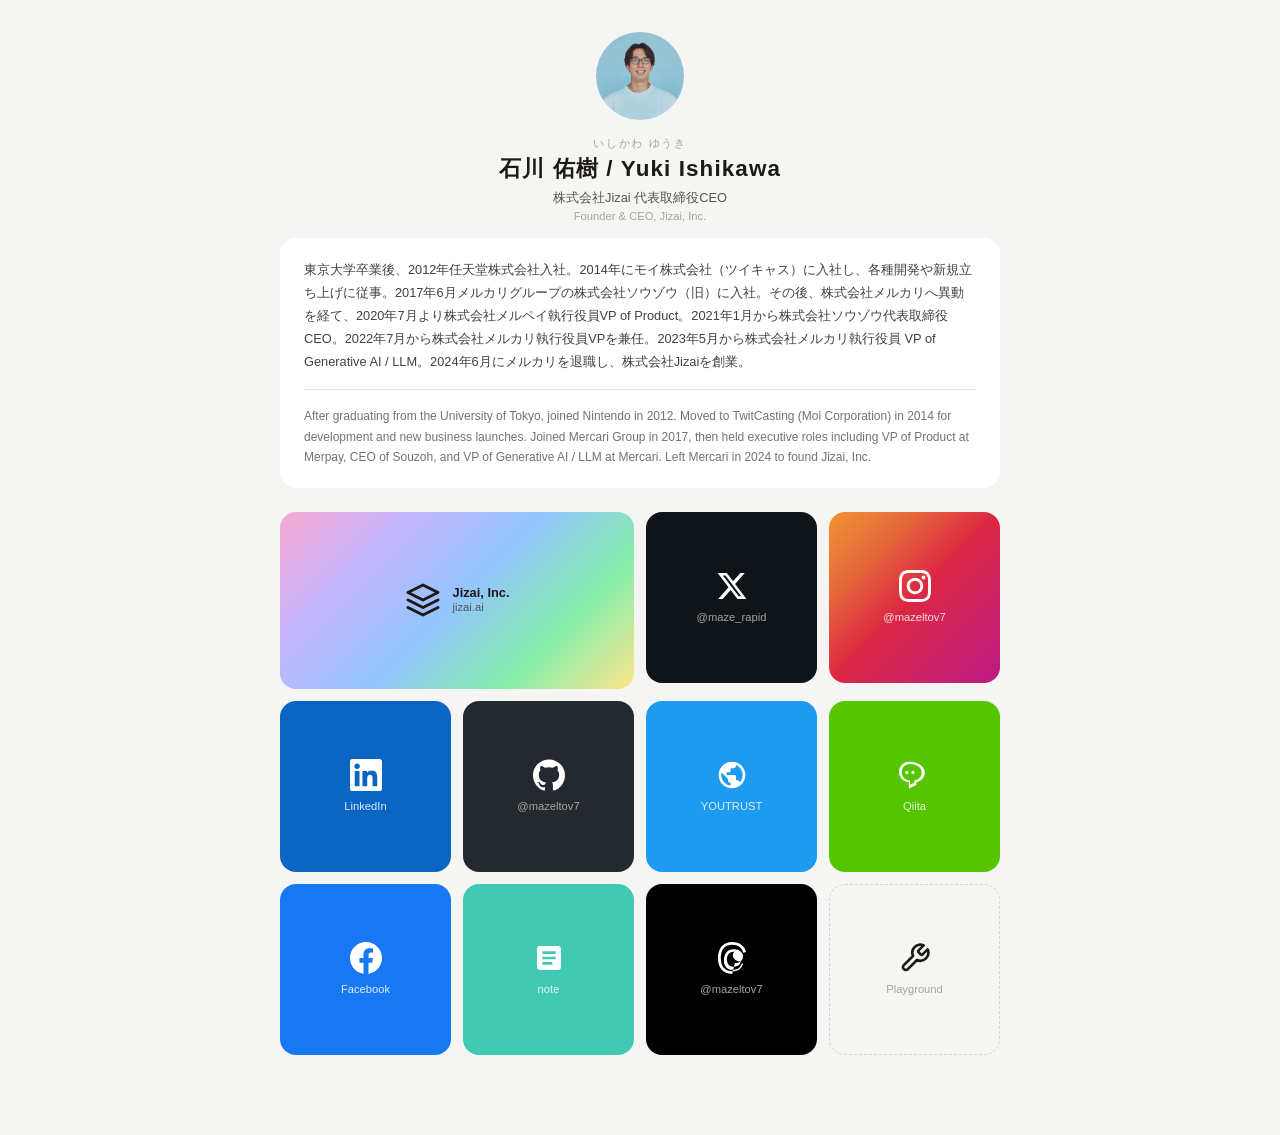
<file: index.html>
<!DOCTYPE html>
<html lang="ja">
<head>
  <meta charset="UTF-8">
  <meta name="viewport" content="width=device-width, initial-scale=1.0">
  <title>石川 佑樹 / Yuki Ishikawa</title>
  <meta name="description" content="石川 佑樹 / Yuki Ishikawa - Founder & CEO, Jizai, Inc.">
  <link rel="canonical" href="https://mazeltov7.com/">
  <meta property="og:title" content="石川 佑樹 / Yuki Ishikawa">
  <meta property="og:description" content="Founder & CEO, Jizai, Inc.">
  <meta property="og:type" content="website">
  <meta property="og:url" content="https://mazeltov7.com/">
  <meta property="og:site_name" content="石川 佑樹 / Yuki Ishikawa">
  <meta property="og:locale" content="ja_JP">
  <meta property="og:image" content="https://mazeltov7.com/images/og-image.jpg">
  <meta property="og:image:type" content="image/jpeg">
  <meta property="og:image:width" content="1200">
  <meta property="og:image:height" content="630">
  <meta property="og:image:alt" content="石川 佑樹 / Yuki Ishikawa">
  <meta name="twitter:card" content="summary_large_image">
  <meta name="twitter:title" content="石川 佑樹 / Yuki Ishikawa">
  <meta name="twitter:description" content="Founder & CEO, Jizai, Inc.">
  <meta name="twitter:image" content="https://mazeltov7.com/images/og-image.jpg">
  <link rel="icon" href="./images/favicon.jpg" type="image/jpeg">
  <link rel="apple-touch-icon" href="./images/favicon.jpg">
  <style>
    * { margin: 0; padding: 0; box-sizing: border-box; }

    body {
      font-family: -apple-system, BlinkMacSystemFont, 'Segoe UI', Roboto, 'Hiragino Sans', sans-serif;
      background: #f5f5f4;
      color: #1c1917;
      min-height: 100vh;
      padding: 2rem 1rem;
    }

    .container {
      max-width: 720px;
      width: 100%;
      margin: 0 auto;
      padding-bottom: 3rem;
    }

    /* Profile Header */
    .profile {
      text-align: center;
      margin-bottom: 1.5rem;
    }

    .profile-avatar {
      width: 88px;
      height: 88px;
      border-radius: 50%;
      object-fit: cover;
      margin-bottom: 0.75rem;
    }

    .profile-name-ruby {
      font-size: 0.7rem;
      color: #a8a29e;
      letter-spacing: 0.15em;
      margin-bottom: 0.15rem;
    }

    .profile-name {
      font-size: 1.4rem;
      font-weight: 700;
      letter-spacing: 0.05em;
    }

    .profile-title {
      font-size: 0.8rem;
      color: #57534e;
      margin-top: 0.35rem;
      font-weight: 500;
    }

    .profile-title-en {
      font-size: 0.7rem;
      color: #a8a29e;
      margin-top: 0.2rem;
      font-weight: 400;
    }

    .profile-bio {
      background: #fff;
      border-radius: 1rem;
      padding: 1.25rem 1.5rem;
      margin-top: 1rem;
      font-size: 0.8rem;
      line-height: 1.8;
      color: #44403c;
      text-align: left;
    }

    .profile-bio-divider {
      border: none;
      border-top: 1px solid #e7e5e4;
      margin: 1rem 0;
    }

    .profile-bio-en {
      font-size: 0.75rem;
      line-height: 1.7;
      color: #78716c;
    }

    /* Bento Grid */
    .bento {
      display: grid;
      grid-template-columns: repeat(4, 1fr);
      gap: 0.75rem;
    }

    .bento-item {
      background: #fff;
      border-radius: 1rem;
      display: flex;
      flex-direction: column;
      align-items: center;
      justify-content: center;
      text-decoration: none;
      color: inherit;
      transition: transform 0.18s ease, box-shadow 0.18s ease;
      aspect-ratio: 1;
      padding: 1rem;
      position: relative;
      overflow: hidden;
    }

    .bento-item:hover {
      transform: translateY(-3px);
      box-shadow: 0 8px 24px rgba(0,0,0,0.08);
    }

    .bento-item:active {
      transform: translateY(0);
    }

    .bento-item .icon {
      width: 32px;
      height: 32px;
      margin-bottom: 0.5rem;
      flex-shrink: 0;
    }

    .bento-item .label {
      font-size: 0.7rem;
      font-weight: 500;
      color: #78716c;
      text-align: center;
      line-height: 1.3;
    }

    /* Wide item (spans 2 columns) */
    .bento-wide {
      grid-column: span 2;
      aspect-ratio: 2 / 1;
      flex-direction: row;
      gap: 0.75rem;
      padding: 1.25rem;
    }

    .bento-wide .icon {
      width: 36px;
      height: 36px;
      margin-bottom: 0;
    }

    .bento-wide .label-group {
      text-align: left;
    }

    .bento-wide .label {
      text-align: left;
    }

    .bento-wide .label-title {
      font-size: 0.8rem;
      font-weight: 600;
      color: #1c1917;
    }

    /* Colored backgrounds */
    .bg-x        { background: #0f1419; color: #fff; }
    .bg-x .label { color: #a8a29e; }
    .bg-instagram { background: linear-gradient(135deg, #f09433, #e6683c, #dc2743, #cc2366, #bc1888); color: #fff; }
    .bg-instagram .label { color: rgba(255,255,255,0.85); }
    .bg-linkedin { background: #0a66c2; color: #fff; }
    .bg-linkedin .label { color: rgba(255,255,255,0.85); }
    .bg-github   { background: #24292f; color: #fff; }
    .bg-github .label { color: #a8a29e; }
    .bg-threads  { background: #000; color: #fff; }
    .bg-threads .label { color: #a8a29e; }
    .bg-facebook { background: #1877f2; color: #fff; }
    .bg-facebook .label { color: rgba(255,255,255,0.85); }
    .bg-note     { background: #41c9b4; color: #fff; }
    .bg-note .label { color: rgba(255,255,255,0.85); }
    .bg-qiita    { background: #55c500; color: #fff; }
    .bg-qiita .label { color: rgba(255,255,255,0.85); }
    .bg-jizai    { background: linear-gradient(135deg, #f9a8d4, #c4b5fd, #93c5fd, #86efac, #fde68a); color: #1c1917; }
    .bg-jizai .label { color: #57534e; }
    .bg-jizai .label-title { color: #1c1917; }
    .bg-youtrust { background: #1d9bf0; color: #fff; }
    .bg-youtrust .label { color: rgba(255,255,255,0.85); }
    .bg-playground { background: #f5f5f4; border: 1.5px dashed #d6d3d1; color: #1c1917; }
    .bg-playground .label { color: #a8a29e; }

    /* Responsive */
    @media (max-width: 480px) {
      body { padding: 1.5rem 0.75rem; }
      .bento { gap: 0.5rem; }
      .bento-item { border-radius: 0.75rem; padding: 0.75rem; }
      .bento-item .icon { width: 28px; height: 28px; }
      .bento-item .label { font-size: 0.6rem; }
      .bento-wide { padding: 1rem; }
    }
  </style>
</head>
<body>
  <div class="container">
    <div class="profile">
      <picture>
        <source srcset="./images/profile.webp" type="image/webp">
        <img
          class="profile-avatar"
          src="./images/profile.png"
          alt="石川 佑樹"
          width="88"
          height="88"
        >
      </picture>
      <p class="profile-name-ruby">いしかわ ゆうき</p>
      <h1 class="profile-name">石川 佑樹 / Yuki Ishikawa</h1>
      <p class="profile-title">株式会社Jizai 代表取締役CEO</p>
      <p class="profile-title-en">Founder & CEO, Jizai, Inc.</p>
      <div class="profile-bio">
        <p lang="ja">東京大学卒業後、2012年任天堂株式会社入社。2014年にモイ株式会社（ツイキャス）に入社し、各種開発や新規立ち上げに従事。2017年6月メルカリグループの株式会社ソウゾウ（旧）に入社。その後、株式会社メルカリへ異動を経て、2020年7月より株式会社メルペイ執行役員VP of Product。2021年1月から株式会社ソウゾウ代表取締役CEO。2022年7月から株式会社メルカリ執行役員VPを兼任。2023年5月から株式会社メルカリ執行役員 VP of Generative AI / LLM。2024年6月にメルカリを退職し、株式会社Jizaiを創業。</p>
        <hr class="profile-bio-divider">
        <p class="profile-bio-en" lang="en">After graduating from the University of Tokyo, joined Nintendo in 2012. Moved to TwitCasting (Moi Corporation) in 2014 for development and new business launches. Joined Mercari Group in 2017, then held executive roles including VP of Product at Merpay, CEO of Souzoh, and VP of Generative AI / LLM at Mercari. Left Mercari in 2024 to found Jizai, Inc.</p>
      </div>
    </div>

    <div class="bento">
      <!-- Jizai (wide) -->
      <a href="https://jizai.ai/" class="bento-item bento-wide bg-jizai" target="_blank" rel="noopener">
        <svg class="icon" viewBox="0 0 24 24" fill="none" stroke="currentColor" stroke-width="2" stroke-linecap="round" stroke-linejoin="round"><path d="M12 2L2 7l10 5 10-5-10-5z"/><path d="M2 17l10 5 10-5"/><path d="M2 12l10 5 10-5"/></svg>
        <div class="label-group">
          <div class="label-title">Jizai, Inc.</div>
          <div class="label">jizai.ai</div>
        </div>
      </a>

      <!-- X / Twitter -->
      <a href="https://x.com/maze_rapid" class="bento-item bg-x" target="_blank" rel="noopener">
        <svg class="icon" viewBox="0 0 24 24" fill="currentColor"><path d="M18.244 2.25h3.308l-7.227 8.26 8.502 11.24H16.17l-5.214-6.817L4.99 21.75H1.68l7.73-8.835L1.254 2.25H8.08l4.713 6.231zm-1.161 17.52h1.833L7.084 4.126H5.117z"/></svg>
        <span class="label">@maze_rapid</span>
      </a>

      <!-- Instagram -->
      <a href="https://instagram.com/mazeltov7" class="bento-item bg-instagram" target="_blank" rel="noopener">
        <svg class="icon" viewBox="0 0 24 24" fill="currentColor"><path d="M12 2.163c3.204 0 3.584.012 4.85.07 3.252.148 4.771 1.691 4.919 4.919.058 1.265.069 1.645.069 4.849 0 3.205-.012 3.584-.069 4.849-.149 3.225-1.664 4.771-4.919 4.919-1.266.058-1.644.07-4.85.07-3.204 0-3.584-.012-4.849-.07-3.26-.149-4.771-1.699-4.919-4.92-.058-1.265-.07-1.644-.07-4.849 0-3.204.013-3.583.07-4.849.149-3.227 1.664-4.771 4.919-4.919 1.266-.057 1.645-.069 4.849-.069zm0-2.163c-3.259 0-3.667.014-4.947.072-4.358.2-6.78 2.618-6.98 6.98-.059 1.281-.073 1.689-.073 4.948 0 3.259.014 3.668.072 4.948.2 4.358 2.618 6.78 6.98 6.98 1.281.058 1.689.072 4.948.072 3.259 0 3.668-.014 4.948-.072 4.354-.2 6.782-2.618 6.979-6.98.059-1.28.073-1.689.073-4.948 0-3.259-.014-3.667-.072-4.947-.196-4.354-2.617-6.78-6.979-6.98-1.281-.059-1.69-.073-4.949-.073zm0 5.838c-3.403 0-6.162 2.759-6.162 6.162s2.759 6.163 6.162 6.163 6.162-2.759 6.162-6.163c0-3.403-2.759-6.162-6.162-6.162zm0 10.162c-2.209 0-4-1.79-4-4 0-2.209 1.791-4 4-4s4 1.791 4 4c0 2.21-1.791 4-4 4zm6.406-11.845c-.796 0-1.441.645-1.441 1.44s.645 1.44 1.441 1.44c.795 0 1.439-.645 1.439-1.44s-.644-1.44-1.439-1.44z"/></svg>
        <span class="label">@mazeltov7</span>
      </a>

      <!-- LinkedIn -->
      <a href="https://linkedin.com/in/ishikawayuki" class="bento-item bg-linkedin" target="_blank" rel="noopener">
        <svg class="icon" viewBox="0 0 24 24" fill="currentColor"><path d="M20.447 20.452h-3.554v-5.569c0-1.328-.027-3.037-1.852-3.037-1.853 0-2.136 1.445-2.136 2.939v5.667H9.351V9h3.414v1.561h.046c.477-.9 1.637-1.85 3.37-1.85 3.601 0 4.267 2.37 4.267 5.455v6.286zM5.337 7.433c-1.144 0-2.063-.926-2.063-2.065 0-1.138.92-2.063 2.063-2.063 1.14 0 2.064.925 2.064 2.063 0 1.139-.925 2.065-2.064 2.065zm1.782 13.019H3.555V9h3.564v11.452zM22.225 0H1.771C.792 0 0 .774 0 1.729v20.542C0 23.227.792 24 1.771 24h20.451C23.2 24 24 23.227 24 22.271V1.729C24 .774 23.2 0 22.222 0h.003z"/></svg>
        <span class="label">LinkedIn</span>
      </a>

      <!-- GitHub -->
      <a href="https://github.com/mazeltov7" class="bento-item bg-github" target="_blank" rel="noopener">
        <svg class="icon" viewBox="0 0 24 24" fill="currentColor"><path d="M12 .297c-6.63 0-12 5.373-12 12 0 5.303 3.438 9.8 8.205 11.385.6.113.82-.258.82-.577 0-.285-.01-1.04-.015-2.04-3.338.724-4.042-1.61-4.042-1.61C4.422 18.07 3.633 17.7 3.633 17.7c-1.087-.744.084-.729.084-.729 1.205.084 1.838 1.236 1.838 1.236 1.07 1.835 2.809 1.305 3.495.998.108-.776.417-1.305.76-1.605-2.665-.3-5.466-1.332-5.466-5.93 0-1.31.465-2.38 1.235-3.22-.135-.303-.54-1.523.105-3.176 0 0 1.005-.322 3.3 1.23.96-.267 1.98-.399 3-.405 1.02.006 2.04.138 3 .405 2.28-1.552 3.285-1.23 3.285-1.23.645 1.653.24 2.873.12 3.176.765.84 1.23 1.91 1.23 3.22 0 4.61-2.805 5.625-5.475 5.92.42.36.81 1.096.81 2.22 0 1.606-.015 2.896-.015 3.286 0 .315.21.69.825.57C20.565 22.092 24 17.592 24 12.297c0-6.627-5.373-12-12-12"/></svg>
        <span class="label">@mazeltov7</span>
      </a>

      <!-- YOUTRUST -->
      <a href="https://youtrust.jp/users/maze" class="bento-item bg-youtrust" target="_blank" rel="noopener">
        <svg class="icon" viewBox="0 0 24 24" fill="currentColor"><path d="M12 2C6.48 2 2 6.48 2 12s4.48 10 10 10 10-4.48 10-10S17.52 2 12 2zm-1 17.93c-3.95-.49-7-3.85-7-7.93 0-.62.08-1.21.21-1.79L9 15v1c0 1.1.9 2 2 2v1.93zm6.9-2.54c-.26-.81-1-1.39-1.9-1.39h-1v-3c0-.55-.45-1-1-1H8v-2h2c.55 0 1-.45 1-1V7h2c1.1 0 2-.9 2-2v-.41c2.93 1.19 5 4.06 5 7.41 0 2.08-.8 3.97-2.1 5.39z"/></svg>
        <span class="label">YOUTRUST</span>
      </a>

      <!-- Qiita -->
      <a href="https://qiita.com/mazeltov7" class="bento-item bg-qiita" target="_blank" rel="noopener">
        <svg class="icon" viewBox="0 0 24 24" fill="currentColor"><path d="M7.833 2C3.51 2 .096 5.269.002 9.399c-.092 4.012 2.985 7.434 6.952 7.887l.376.043V21.5a.5.5 0 00.723.447l4.764-2.382a.5.5 0 00.277-.447v-1.866c3.554-.6 6.27-3.57 6.27-7.182C19.364 5.77 14.16 2 7.833 2zm9.167 8.07c0 2.87-2.13 5.297-5.028 5.85l-.472.09v1.636l-3.164 1.582v-3.1l-.758-.086c-3.168-.36-5.62-3.09-5.544-6.299.075-3.3 2.805-5.992 6.186-5.992 5.36 0 8.78 3.04 8.78 6.32z"/><circle cx="5.833" cy="10.07" r="1.2"/><circle cx="10.5" cy="10.07" r="1.2"/></svg>
        <span class="label">Qiita</span>
      </a>

      <!-- Facebook -->
      <a href="https://www.facebook.com/ishikawayuki2" class="bento-item bg-facebook" target="_blank" rel="noopener">
        <svg class="icon" viewBox="0 0 24 24" fill="currentColor"><path d="M24 12.073c0-6.627-5.373-12-12-12s-12 5.373-12 12c0 5.99 4.388 10.954 10.125 11.854v-8.385H7.078v-3.47h3.047V9.43c0-3.007 1.792-4.669 4.533-4.669 1.312 0 2.686.235 2.686.235v2.953H15.83c-1.491 0-1.956.925-1.956 1.874v2.25h3.328l-.532 3.47h-2.796v8.385C19.612 23.027 24 18.062 24 12.073z"/></svg>
        <span class="label">Facebook</span>
      </a>

      <!-- note -->
      <a href="https://note.com/mazeltov7" class="bento-item bg-note" target="_blank" rel="noopener">
        <svg class="icon" viewBox="0 0 24 24" fill="currentColor"><path d="M19 3H5c-1.1 0-2 .9-2 2v14c0 1.1.9 2 2 2h14c1.1 0 2-.9 2-2V5c0-1.1-.9-2-2-2zm-4.5 14H7v-2h7.5v2zm2.5-4H7v-2h10v2zm0-4H7V7h10v2z"/></svg>
        <span class="label">note</span>
      </a>

      <!-- Threads -->
      <a href="https://www.threads.net/@mazeltov7" class="bento-item bg-threads" target="_blank" rel="noopener">
        <svg class="icon" viewBox="0 0 24 24" fill="currentColor"><path d="M12.186 24h-.007c-3.581-.024-6.334-1.205-8.184-3.509C2.35 18.44 1.5 15.586 1.472 12.01v-.017c.03-3.579.879-6.43 2.525-8.482C5.845 1.205 8.6.024 12.18 0h.014c2.746.02 5.043.725 6.826 2.098 1.677 1.29 2.858 3.13 3.509 5.467l-2.04.569c-1.104-3.96-3.898-5.984-8.304-6.015-2.91.022-5.11.936-6.54 2.717C4.307 6.504 3.616 8.914 3.59 12c.025 3.086.718 5.496 2.057 7.164 1.432 1.781 3.632 2.695 6.54 2.717 2.227-.017 4.07-.532 5.478-1.528 1.323-.938 2.227-2.282 2.69-3.996l-1.073-.29-.014.054c-.394 1.453-1.082 2.582-2.046 3.352-1.08.864-2.563 1.34-4.427 1.42l-.207.005c-2.758 0-4.702-1.053-5.774-3.128-.834-1.616-1.082-3.593-.737-5.874l.008-.05c.46-2.76 1.694-4.673 3.672-5.688 1.228-.63 2.682-.892 4.322-.778 1.49.104 2.8.567 3.892 1.376 1.045.775 1.836 1.848 2.35 3.188l.042.113-1.915.756-.046-.12c-.67-1.746-2.02-2.844-4.012-3.264l-.036-.007c-1.268-.233-2.45-.101-3.516.39-1.3.602-2.16 1.87-2.49 3.665l-.008.047c-.293 1.906-.097 3.5.584 4.743.747 1.363 2.1 2.112 4.036 2.231l.068.003c1.6.06 2.893-.296 3.843-1.058.816-.654 1.359-1.596 1.613-2.802-1.323-.068-2.503-.37-3.496-.955-1.18-.697-1.963-1.744-2.267-3.032l-.01-.044c-.222-1.073.012-2.05.658-2.747.63-.68 1.578-1.035 2.743-1.028 1.02.007 1.9.265 2.616.768.667.468 1.123 1.126 1.355 1.957.192.689.213 1.424.06 2.19l-.01.05c-.252 1.17-.864 2.115-1.82 2.807-1.024.742-2.399 1.152-4.088 1.22l-.135.003z"/></svg>
        <span class="label">@mazeltov7</span>
      </a>

      <!-- Playground -->
      <a href="/playground/" class="bento-item bg-playground">
        <svg class="icon" viewBox="0 0 24 24" fill="none" stroke="currentColor" stroke-width="2" stroke-linecap="round" stroke-linejoin="round"><path d="M14.7 6.3a1 1 0 0 0 0 1.4l1.6 1.6a1 1 0 0 0 1.4 0l3.77-3.77a6 6 0 0 1-7.94 7.94l-6.91 6.91a2.12 2.12 0 0 1-3-3l6.91-6.91a6 6 0 0 1 7.94-7.94l-3.76 3.76z"/></svg>
        <span class="label">Playground</span>
      </a>
    </div>
  </div>
<!-- Cloudflare Web Analytics --><script defer src='https://static.cloudflareinsights.com/beacon.min.js' data-cf-beacon='{"token": "822f6925e2b64a45928c584854ac19a2"}'></script><!-- End Cloudflare Web Analytics -->
</body>
</html>
</file>
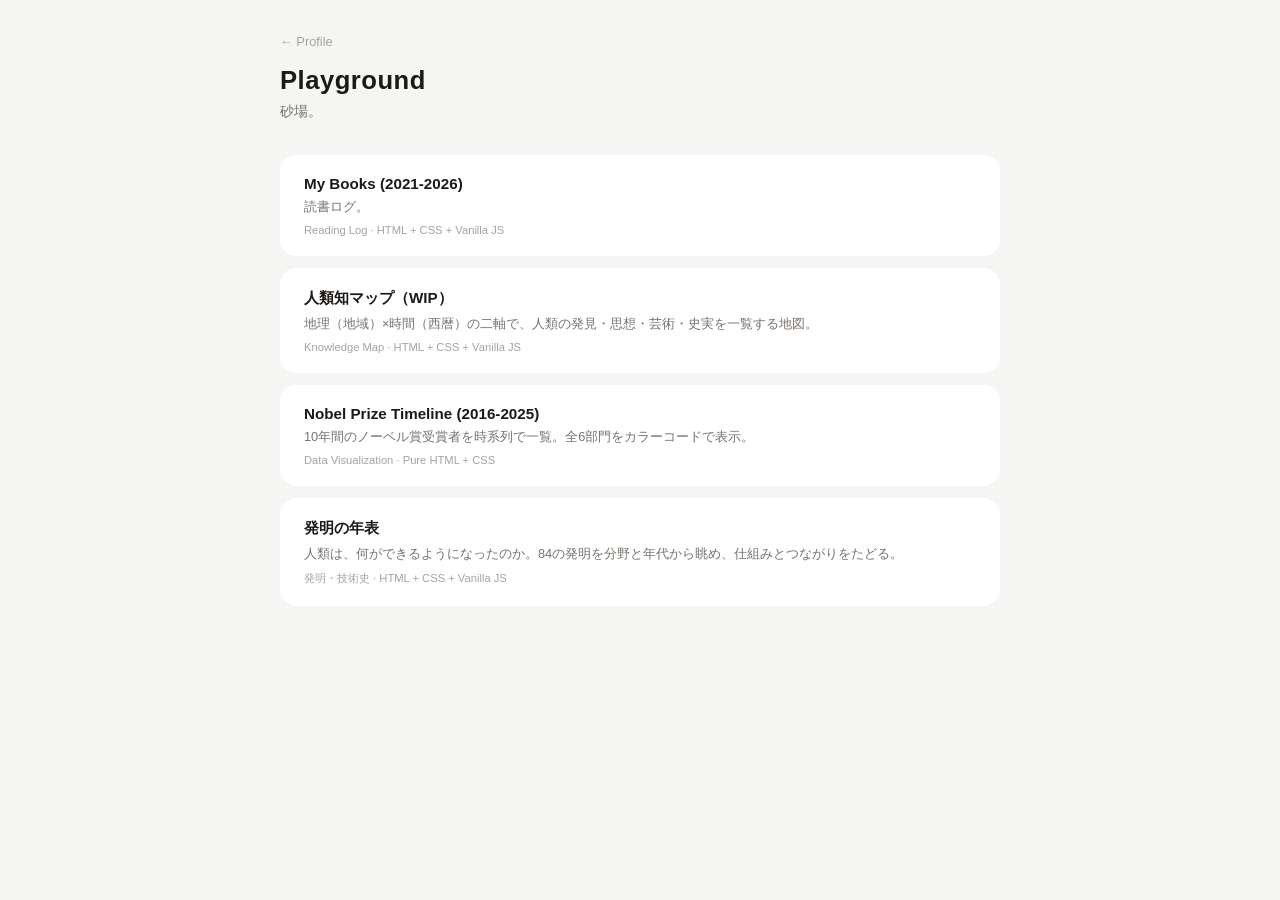
<file: playground/index.html>
<!DOCTYPE html>
<html lang="ja">
<head>
  <meta charset="UTF-8">
  <meta name="viewport" content="width=device-width, initial-scale=1.0">
  <title>Playground - 石川 佑樹</title>
  <meta name="description" content="石川 佑樹の実験的プロジェクト集">
  <link rel="canonical" href="https://mazeltov7.com/playground/">
  <meta property="og:title" content="Playground - 石川 佑樹">
  <meta property="og:description" content="石川 佑樹の実験的プロジェクト集">
  <meta property="og:type" content="website">
  <meta property="og:url" content="https://mazeltov7.com/playground/">
  <meta property="og:site_name" content="石川 佑樹 / Yuki Ishikawa">
  <meta property="og:locale" content="ja_JP">
  <meta property="og:image" content="https://mazeltov7.com/images/og-image.jpg">
  <meta property="og:image:type" content="image/jpeg">
  <meta property="og:image:width" content="1200">
  <meta property="og:image:height" content="630">
  <meta property="og:image:alt" content="石川 佑樹 / Yuki Ishikawa">
  <meta name="twitter:card" content="summary_large_image">
  <meta name="twitter:title" content="Playground - 石川 佑樹">
  <meta name="twitter:description" content="石川 佑樹の実験的プロジェクト集">
  <meta name="twitter:image" content="https://mazeltov7.com/images/og-image.jpg">
  <link rel="icon" href="../images/favicon.jpg" type="image/jpeg">
  <style>
    * { margin: 0; padding: 0; box-sizing: border-box; }

    body {
      font-family: -apple-system, BlinkMacSystemFont, 'Segoe UI', Roboto, 'Hiragino Sans', sans-serif;
      background: #f5f5f4;
      color: #1c1917;
      min-height: 100vh;
      padding: 2rem 1rem;
    }

    .container {
      max-width: 720px;
      width: 100%;
      margin: 0 auto;
      padding-bottom: 3rem;
    }

    .header {
      margin-bottom: 2rem;
    }

    .back-link {
      font-size: 0.8rem;
      color: #a8a29e;
      text-decoration: none;
      display: inline-flex;
      align-items: center;
      gap: 0.3rem;
      transition: color 0.15s;
    }

    .back-link:hover {
      color: #57534e;
    }

    .page-title {
      font-size: 1.6rem;
      font-weight: 700;
      margin-top: 1rem;
      letter-spacing: 0.02em;
    }

    .page-description {
      font-size: 0.85rem;
      color: #78716c;
      margin-top: 0.4rem;
      line-height: 1.6;
    }

    .projects {
      display: flex;
      flex-direction: column;
      gap: 0.75rem;
    }

    .project-card {
      background: #fff;
      border-radius: 1rem;
      padding: 1.25rem 1.5rem;
      text-decoration: none;
      color: inherit;
      transition: transform 0.18s ease, box-shadow 0.18s ease;
      display: block;
    }

    .project-card:hover {
      transform: translateY(-2px);
      box-shadow: 0 8px 24px rgba(0,0,0,0.08);
    }

    .project-card:active {
      transform: translateY(0);
    }

    .project-title {
      font-size: 0.95rem;
      font-weight: 600;
      margin-bottom: 0.3rem;
    }

    .project-description {
      font-size: 0.8rem;
      color: #78716c;
      line-height: 1.5;
    }

    .project-meta {
      font-size: 0.7rem;
      color: #a8a29e;
      margin-top: 0.5rem;
    }

    .empty-state {
      background: #fff;
      border-radius: 1rem;
      padding: 3rem 1.5rem;
      text-align: center;
      color: #a8a29e;
      font-size: 0.85rem;
    }

    @media (max-width: 480px) {
      body { padding: 1.5rem 0.75rem; }
      .project-card { padding: 1rem 1.25rem; border-radius: 0.75rem; }
    }
  </style>
</head>
<body>
  <div class="container">
    <div class="header">
      <a href="/" class="back-link">&larr; Profile</a>
      <h1 class="page-title">Playground</h1>
      <p class="page-description">砂場。</p>
    </div>

    <div class="projects">
      <a href="/playground/my-books/" class="project-card">
        <div class="project-title">My Books (2021-2026)</div>
        <div class="project-description">読書ログ。</div>
        <div class="project-meta">Reading Log · HTML + CSS + Vanilla JS</div>
      </a>

      <a href="/playground/knowledge-map/" class="project-card">
        <div class="project-title">人類知マップ（WIP）</div>
        <div class="project-description">地理（地域）×時間（西暦）の二軸で、人類の発見・思想・芸術・史実を一覧する地図。</div>
        <div class="project-meta">Knowledge Map · HTML + CSS + Vanilla JS</div>
      </a>

      <a href="/playground/nobel-timeline/" class="project-card">
        <div class="project-title">Nobel Prize Timeline (2016-2025)</div>
        <div class="project-description">10年間のノーベル賞受賞者を時系列で一覧。全6部門をカラーコードで表示。</div>
        <div class="project-meta">Data Visualization · Pure HTML + CSS</div>
      </a>

      <a href="/playground/inventions/" class="project-card">
        <div class="project-title">発明の年表</div>
        <div class="project-description">人類は、何ができるようになったのか。84の発明を分野と年代から眺め、仕組みとつながりをたどる。</div>
        <div class="project-meta">発明・技術史 · HTML + CSS + Vanilla JS</div>
      </a>
    </div>
  </div>
<!-- Cloudflare Web Analytics --><script defer src='https://static.cloudflareinsights.com/beacon.min.js' data-cf-beacon='{"token": "822f6925e2b64a45928c584854ac19a2"}'></script><!-- End Cloudflare Web Analytics -->
</body>
</html>
</file>
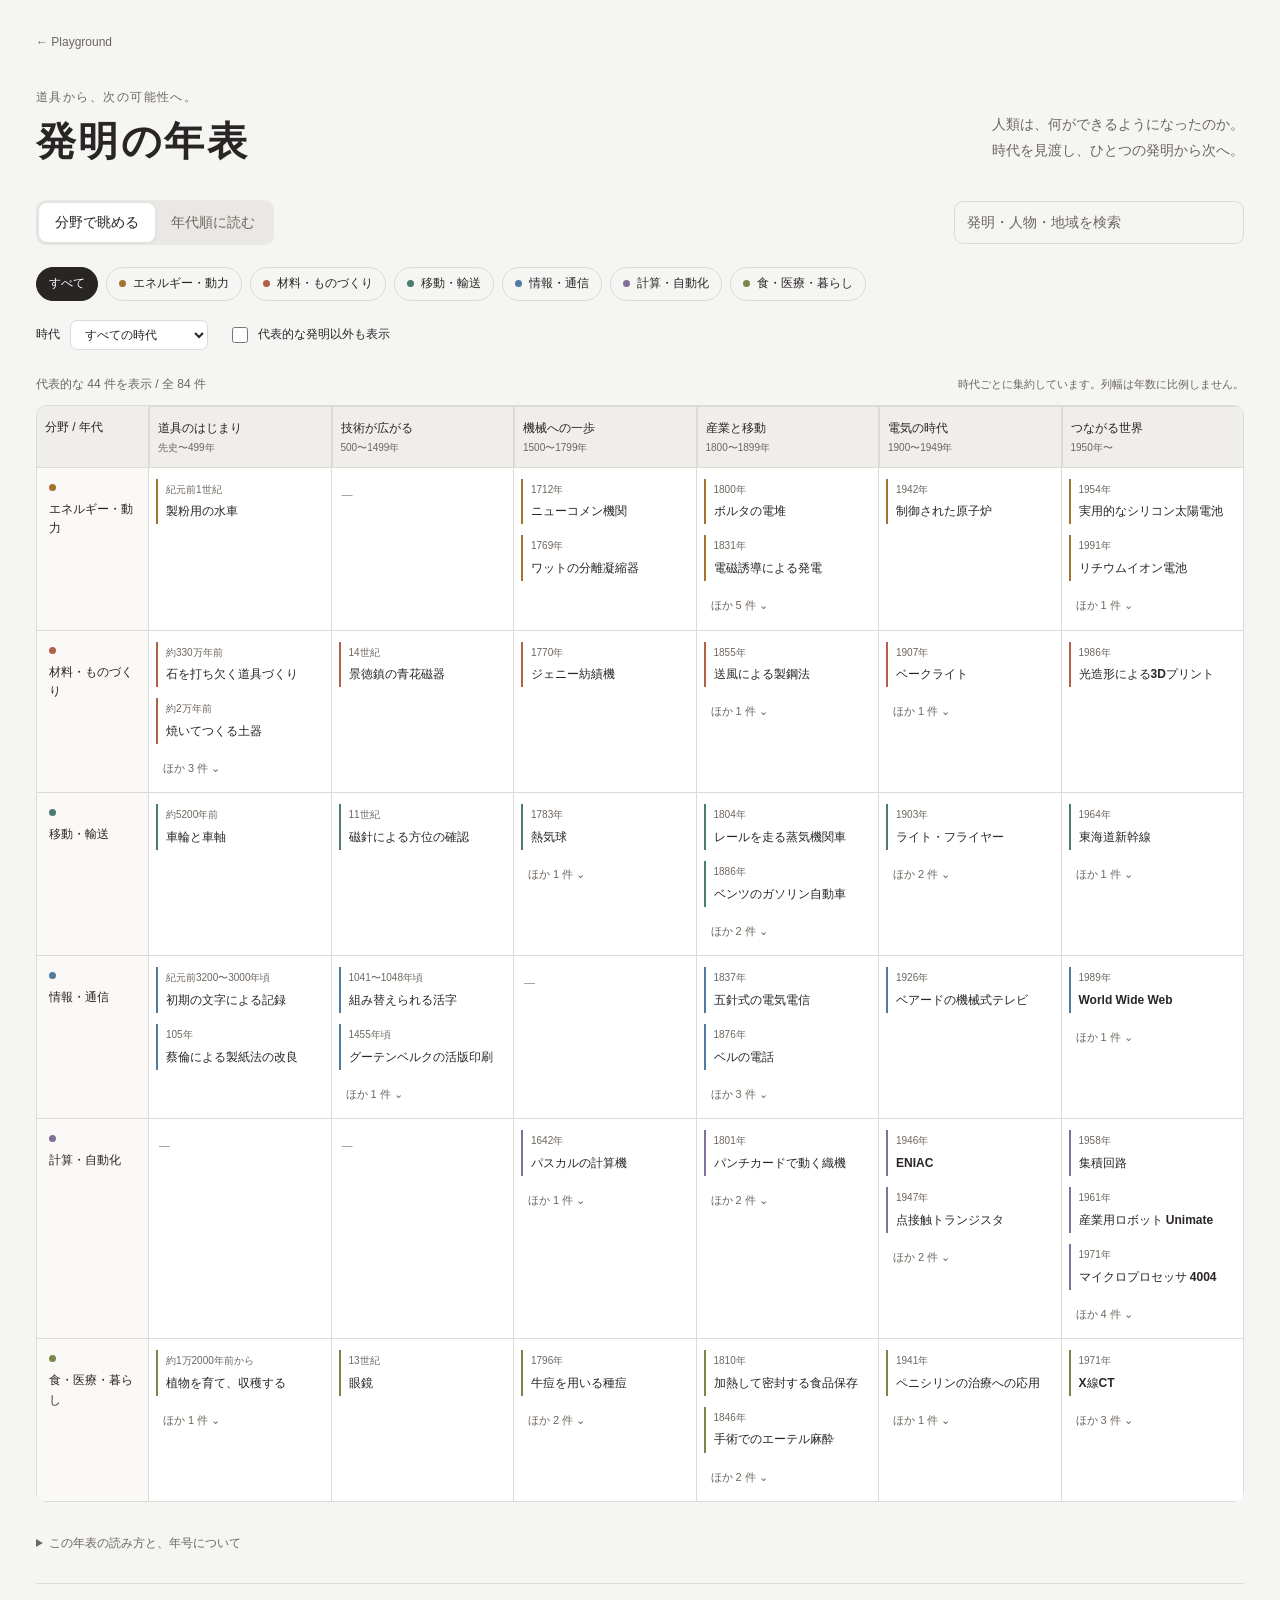
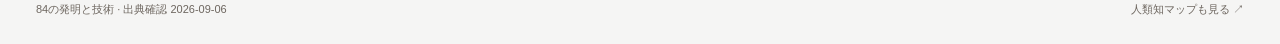
<file: playground/inventions/index.html>
<!DOCTYPE html>
<html lang="ja">
<head>
  <meta charset="UTF-8">
  <meta name="viewport" content="width=device-width, initial-scale=1">
  <title>発明の年表 — 石川 佑樹</title>
  <meta name="description" content="人類は、何ができるようになったのか。分野と年代から発明を眺め、その仕組みとつながりをたどる年表。">
  <link rel="canonical" href="https://mazeltov7.com/playground/inventions/">
  <meta property="og:title" content="発明の年表 — 人類は、何ができるようになったのか。">
  <meta property="og:description" content="分野と年代から発明を眺め、その仕組みとつながりをたどる。">
  <meta property="og:type" content="website">
  <meta property="og:url" content="https://mazeltov7.com/playground/inventions/">
  <meta property="og:image" content="https://mazeltov7.com/images/og-image.jpg">
  <meta name="twitter:card" content="summary_large_image">
  <link rel="icon" href="../../images/favicon.jpg" type="image/jpeg">
  <link rel="stylesheet" href="styles.css?v=20260907-inline">
  <script type="module" src="app.js?v=20260907-inline"></script>
</head>
<body>
  <a class="skip-link" href="#explore">年表へ移動</a>
  <main class="container">
    <header class="page-header">
      <a class="back-link" href="/playground/">← Playground</a>
      <div class="heading-row">
        <div><p class="eyebrow">道具から、次の可能性へ。</p><h1>発明の年表</h1></div>
        <p class="intro">人類は、何ができるようになったのか。<br>時代を見渡し、ひとつの発明から次へ。</p>
      </div>
    </header>

    <section class="explore" id="explore" aria-label="発明を探す">
      <div class="toolbar">
        <div class="view-switch" role="group" aria-label="表示形式">
          <button type="button" data-view="map" aria-pressed="true">分野で眺める</button>
          <button type="button" data-view="list" aria-pressed="false">年代順に読む</button>
        </div>
        <label class="search-label"><span class="sr-only">発明・人物・地域を検索</span><input id="search" type="search" placeholder="発明・人物・地域を検索" autocomplete="off"></label>
      </div>
      <div id="categories" class="category-filters" role="group" aria-label="分野を選ぶ"></div>
      <div class="period-row"><label for="period">時代</label><select id="period"><option value="all">すべての時代</option></select><label class="all-entries"><input id="show-all" type="checkbox">代表的な発明以外も表示</label><button id="reset" class="text-button" type="button" hidden>条件をリセット</button></div>
    </section>

    <div class="results-heading"><p id="result-count" role="status" aria-live="polite">年表を読み込んでいます…</p><p id="scale-note" class="scale-note"></p></div>
    <div class="workspace" id="workspace">
      <section class="timeline-region" aria-label="発明の年表">
        <div id="timeline"></div>
        <div id="empty" class="empty" hidden><h2>一致する発明がありません</h2><p>別の言葉で探すか、時代・分野の条件を広げてみてください。</p><button id="empty-reset" type="button">すべての発明に戻る</button></div>
        <div id="error" class="empty" role="alert" hidden><h2>年表を読み込めませんでした</h2><p>通信状況を確認して、もう一度お試しください。</p><button id="retry" type="button">もう一度読み込む</button></div>
      </section>
      <aside id="detail-slot" aria-label="選択した発明の詳細" hidden></aside>
    </div>

    <section class="reading-note">
      <details><summary>この年表の読み方と、年号について</summary>
        <div class="note-body">
          <p>世界の発明から、暮らしや生産を変えたもの、次の技術の土台になったものを選んでいます。網羅的な発明数や、国・人物の優劣を示す年表ではありません。自然現象の発見そのものよりも、人が使える道具・方法にした段階を中心に収録しています。</p>
          <p>年号には「遺物の年代」「文献の記録」「試作」「特許」「実用化」「公開」など、異なる意味があります。詳細にはその意味と留意点を記載しています。「頃」や年代幅は推定を表し、誰か一人の、ある一年の発明と断定するものではありません。</p>
          <p>全体表示は時代ごとにまとめた年表です。列の幅は経過した年数と対応しません。期間を選ぶと、より細かな年代で表示します。先史の「年前」はおおよその年代で、紀元前の厳密な換算ではありません。</p>
          <p>関連リンクは「改良」「部品・方法の利用」など、関係の内容を添えています。直接の系譜が確定していない項目は、同じ課題への取り組みとして区別しています。博物館・研究機関などの出典は、各発明の詳細から確認できます。</p>
        </div>
      </details>
    </section>
    <footer><span id="collection-note"></span><a href="/playground/knowledge-map/">人類知マップも見る ↗</a></footer>
  </main>
  <noscript><p class="noscript">この年表の探索にはJavaScriptが必要です。<a href="data.json">出典を含む発明データはこちら</a>から確認できます。</p></noscript>
<!-- Cloudflare Web Analytics --><script defer src='https://static.cloudflareinsights.com/beacon.min.js' data-cf-beacon='{"token": "822f6925e2b64a45928c584854ac19a2"}'></script><!-- End Cloudflare Web Analytics -->
</body>
</html>
</file>
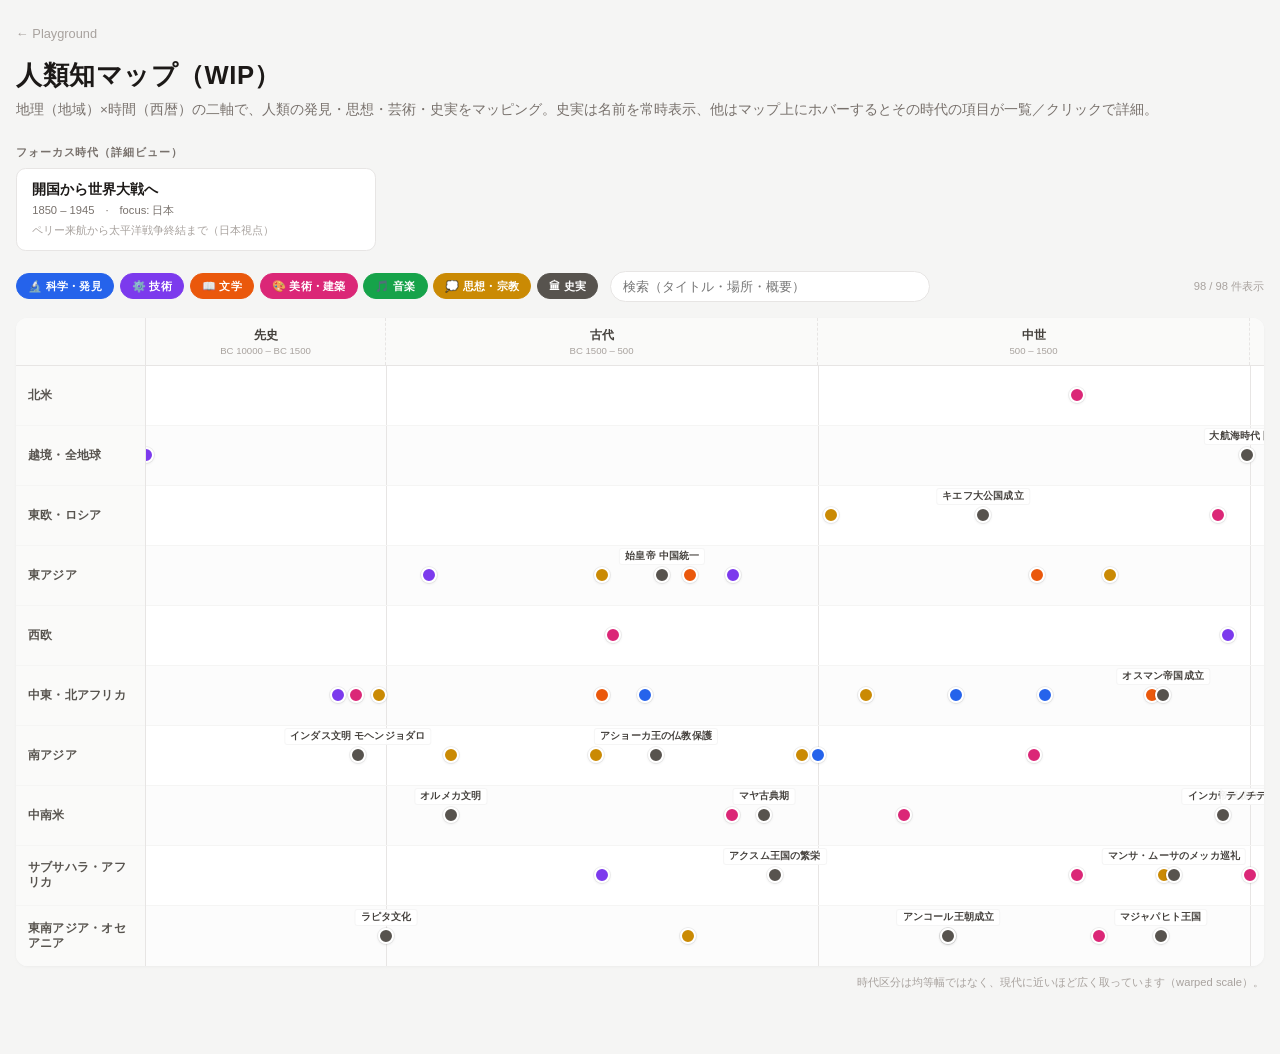
<file: playground/knowledge-map/index.html>
<!DOCTYPE html>
<html lang="ja">
<head>
  <meta charset="UTF-8">
  <meta name="viewport" content="width=device-width, initial-scale=1.0">
  <title>人類知マップ（WIP） - 石川 佑樹</title>
  <meta name="description" content="地理（地域）×時間（西暦）の二軸で人類の発見・思想・芸術・史実をマッピング">
  <link rel="canonical" href="https://mazeltov7.com/playground/knowledge-map/">
  <meta property="og:title" content="人類知マップ（WIP） - 石川 佑樹">
  <meta property="og:description" content="地理（地域）×時間（西暦）の二軸で人類の発見・思想・芸術・史実をマッピング">
  <meta property="og:type" content="website">
  <meta property="og:url" content="https://mazeltov7.com/playground/knowledge-map/">
  <meta property="og:site_name" content="石川 佑樹 / Yuki Ishikawa">
  <meta property="og:locale" content="ja_JP">
  <meta property="og:image" content="https://mazeltov7.com/images/og-image.jpg">
  <meta property="og:image:type" content="image/jpeg">
  <meta property="og:image:width" content="1200">
  <meta property="og:image:height" content="630">
  <meta property="og:image:alt" content="石川 佑樹 / Yuki Ishikawa">
  <meta name="twitter:card" content="summary_large_image">
  <meta name="twitter:title" content="人類知マップ（WIP） - 石川 佑樹">
  <meta name="twitter:description" content="地理（地域）×時間（西暦）の二軸で人類の発見・思想・芸術・史実をマッピング">
  <meta name="twitter:image" content="https://mazeltov7.com/images/og-image.jpg">
  <link rel="icon" href="../../images/favicon.jpg" type="image/jpeg">
  <style>
    * { margin: 0; padding: 0; box-sizing: border-box; }

    html { scroll-behavior: smooth; }

    body {
      font-family: -apple-system, BlinkMacSystemFont, 'Segoe UI', Roboto, 'Hiragino Sans', sans-serif;
      background: #f5f5f4;
      color: #1c1917;
      min-height: 100vh;
      padding: 1.5rem 1rem 4rem;
    }

    .container {
      max-width: 1280px;
      margin: 0 auto;
    }

    .header { margin-bottom: 1.5rem; }

    .back-link {
      font-size: 0.8rem;
      color: #a8a29e;
      text-decoration: none;
      display: inline-flex;
      align-items: center;
      gap: 0.3rem;
      transition: color 0.15s;
    }
    .back-link:hover { color: #57534e; }

    .page-title {
      font-size: 1.6rem;
      font-weight: 700;
      margin-top: 1rem;
      letter-spacing: 0.02em;
    }
    .page-description {
      font-size: 0.85rem;
      color: #78716c;
      margin-top: 0.4rem;
      line-height: 1.6;
    }

    /* filters */
    .filters {
      display: flex;
      flex-wrap: wrap;
      align-items: center;
      gap: 0.5rem 0.75rem;
      margin-bottom: 1rem;
    }
    .cat-pills { display: flex; flex-wrap: wrap; gap: 0.35rem; }
    .pill {
      display: inline-flex;
      align-items: center;
      gap: 0.25rem;
      font-size: 0.7rem;
      font-weight: 600;
      padding: 0.3rem 0.7rem;
      border-radius: 9999px;
      letter-spacing: 0.02em;
      white-space: nowrap;
      border: 1px solid #e7e5e4;
      background: #fff;
      color: #a8a29e;
      cursor: pointer;
      transition: all 0.12s;
      font-family: inherit;
    }
    .pill:hover { border-color: #d6d3d1; }
    .pill.active {
      background: var(--cat-color);
      color: #fff;
      border-color: var(--cat-color);
    }
    .search-input {
      flex: 1;
      min-width: 200px;
      max-width: 320px;
      font-size: 0.8rem;
      padding: 0.45rem 0.75rem;
      border: 1px solid #e7e5e4;
      border-radius: 9999px;
      background: #fff;
      color: #1c1917;
      font-family: inherit;
      outline: none;
      transition: border-color 0.12s;
    }
    .search-input:focus { border-color: #a8a29e; }
    .stats {
      font-size: 0.7rem;
      color: #a8a29e;
      margin-left: auto;
    }

    /* map */
    .map {
      display: flex;
      background: #fff;
      border-radius: 0.75rem;
      overflow: hidden;
      box-shadow: 0 1px 3px rgba(0,0,0,0.04);
    }
    .region-labels {
      width: 130px;
      flex-shrink: 0;
      border-right: 1px solid #e7e5e4;
      background: #fafaf9;
    }
    .region-labels .corner { height: 48px; border-bottom: 1px solid #e7e5e4; }
    .region-labels .label {
      height: 60px;
      display: flex;
      align-items: center;
      padding: 0 0.75rem;
      font-size: 0.72rem;
      color: #57534e;
      font-weight: 600;
      border-bottom: 1px solid #f5f5f4;
      letter-spacing: 0.02em;
      line-height: 1.3;
    }
    .region-labels .label:last-child { border-bottom: none; }

    .map-scroll {
      flex: 1;
      overflow-x: auto;
      overflow-y: hidden;
    }
    .map-track {
      min-width: 2400px;
      position: relative;
    }
    .era-header {
      display: flex;
      height: 48px;
      border-bottom: 1px solid #e7e5e4;
      background: #fafaf9;
    }
    .era {
      border-right: 1px dashed #e7e5e4;
      padding: 0.4rem 0.5rem;
      text-align: center;
      flex-shrink: 0;
      display: flex;
      flex-direction: column;
      justify-content: center;
    }
    .era:last-child { border-right: none; }
    .era-name {
      font-size: 0.78rem;
      font-weight: 700;
      color: #44403c;
    }
    .era-range {
      font-size: 0.6rem;
      color: #a8a29e;
      margin-top: 1px;
    }

    .track-rows { }
    .track-row {
      height: 60px;
      position: relative;
      border-bottom: 1px solid #f5f5f4;
    }
    .track-row:last-child { border-bottom: none; }
    .track-row:nth-child(even) { background: #fcfcfc; }
    .track-row .era-guide {
      position: absolute;
      top: 0;
      bottom: 0;
      width: 1px;
      background: #e7e5e4;
      pointer-events: none;
    }
    .dot {
      position: absolute;
      top: 50%;
      transform: translate(-50%, -50%);
      width: 16px;
      height: 16px;
      border-radius: 50%;
      cursor: pointer;
      border: 2px solid #fff;
      box-shadow: 0 0 0 1px rgba(0,0,0,0.06), 0 1px 3px rgba(0,0,0,0.08);
      transition: transform 0.12s, box-shadow 0.12s;
      z-index: 1;
      padding: 0;
    }
    .dot:hover {
      transform: translate(-50%, -50%) scale(1.5);
      z-index: 20;
      box-shadow: 0 0 0 1px rgba(0,0,0,0.08), 0 4px 12px rgba(0,0,0,0.18);
    }
    .dot.pinned {
      transform: translate(-50%, -50%) scale(1.5);
      z-index: 25;
      box-shadow: 0 0 0 2px #1c1917, 0 4px 12px rgba(0,0,0,0.2);
    }
    .dot.hidden { display: none; }

    /* labels */
    .entry-label {
      position: absolute;
      bottom: calc(100% + 4px);
      left: 50%;
      transform: translateX(-50%);
      font-size: 9.5px;
      font-weight: 600;
      color: #44403c;
      white-space: nowrap;
      background: rgba(255,255,255,0.92);
      padding: 1px 5px;
      border-radius: 3px;
      pointer-events: none;
      letter-spacing: 0.02em;
      z-index: 5;
      transition: opacity 0.12s;
      border: 1px solid rgba(0,0,0,0.04);
    }
    /* default: hidden, only revealed when entry is in active time-column */
    .dot:not(.cat-event) .entry-label { opacity: 0; }
    .dot:not(.cat-event).in-active-column .entry-label {
      opacity: 0.96;
      z-index: 22;
    }
    .dot.cat-event .entry-label { opacity: 1; }
    .dot:hover .entry-label { opacity: 1; z-index: 30; }

    .column-overlay {
      position: absolute;
      top: 0;
      bottom: 0;
      background: rgba(28,25,23,0.04);
      pointer-events: none;
      z-index: 0;
      display: none;
    }
    .hover-year-indicator {
      position: absolute;
      top: 0;
      bottom: 0;
      background: rgba(28,25,23,0.92);
      color: #fff;
      font-size: 0.78rem;
      font-weight: 700;
      display: none;
      align-items: center;
      justify-content: center;
      pointer-events: none;
      z-index: 10;
      font-variant-numeric: tabular-nums;
      white-space: nowrap;
      letter-spacing: 0.02em;
    }
    .era-header { position: relative; }

    .legend-note {
      font-size: 0.7rem;
      color: #a8a29e;
      margin-top: 0.6rem;
      text-align: right;
    }

    /* mobile: era-detail panel (tap an era header to list its entries) */
    .era-hint {
      display: none;
      font-size: 0.72rem;
      color: #78716c;
      margin-top: 0.7rem;
      align-items: center;
      gap: 0.4rem;
      line-height: 1.5;
    }
    .era-hint svg { width: 14px; height: 14px; flex-shrink: 0; color: #a8a29e; }

    .era-detail {
      display: none;
      background: #fff;
      border-radius: 0.75rem;
      margin-top: 0.9rem;
      box-shadow: 0 1px 3px rgba(0,0,0,0.04);
      overflow: hidden;
    }
    .era-detail-head {
      display: flex;
      align-items: baseline;
      gap: 0.5rem;
      padding: 0.85rem 1rem 0.55rem;
      border-bottom: 1px solid #f5f5f4;
    }
    .era-detail-title { font-size: 1rem; font-weight: 700; color: #1c1917; }
    .era-detail-range { font-size: 0.68rem; color: #a8a29e; font-variant-numeric: tabular-nums; }
    .era-detail-count { font-size: 0.68rem; color: #a8a29e; margin-left: auto; white-space: nowrap; }
    .era-detail-close {
      flex-shrink: 0;
      width: 30px;
      height: 30px;
      display: flex;
      align-items: center;
      justify-content: center;
      border: none;
      background: transparent;
      color: #78716c;
      font-size: 1.3rem;
      line-height: 1;
      cursor: pointer;
      border-radius: 9999px;
      align-self: center;
    }
    .era-detail-close:hover { background: #f5f5f4; color: #1c1917; }
    .era-detail-list { padding: 0.4rem; display: flex; flex-direction: column; gap: 2px; }
    .era-detail-empty { padding: 1.5rem 1rem; text-align: center; color: #a8a29e; font-size: 0.78rem; line-height: 1.6; }
    .era-card {
      display: flex;
      align-items: flex-start;
      gap: 0.6rem;
      width: 100%;
      text-align: left;
      background: transparent;
      border: none;
      border-radius: 0.5rem;
      padding: 0.55rem 0.6rem;
      cursor: pointer;
      font-family: inherit;
      transition: background 0.12s;
    }
    .era-card:hover, .era-card:focus { background: #fafaf9; outline: none; }
    .era-card-dot {
      width: 11px;
      height: 11px;
      border-radius: 50%;
      flex-shrink: 0;
      margin-top: 0.3rem;
      box-shadow: 0 0 0 1px rgba(0,0,0,0.05);
    }
    .era-card-body { flex: 1; min-width: 0; display: block; }
    .era-card-title { display: block; font-size: 0.82rem; font-weight: 700; color: #1c1917; line-height: 1.45; }
    .era-card-meta {
      display: flex;
      flex-wrap: wrap;
      gap: 0.3rem 0.5rem;
      align-items: baseline;
      font-size: 0.68rem;
      color: #78716c;
      margin-top: 0.15rem;
      font-variant-numeric: tabular-nums;
    }
    .era-card-summary {
      display: -webkit-box;
      -webkit-line-clamp: 2;
      -webkit-box-orient: vertical;
      overflow: hidden;
      font-size: 0.72rem;
      color: #57534e;
      line-height: 1.5;
      margin-top: 0.25rem;
    }

    .meta-pill {
      display: inline-block;
      font-size: 0.62rem;
      font-weight: 700;
      padding: 0.18rem 0.5rem;
      border-radius: 9999px;
      color: #fff;
      letter-spacing: 0.02em;
    }
    .meta-year {
      font-size: 0.78rem;
      font-weight: 700;
      color: #1c1917;
      font-variant-numeric: tabular-nums;
    }
    .meta-region { font-size: 0.68rem; color: #78716c; }
    .meta-where {
      width: 100%;
      font-size: 0.7rem;
      color: #78716c;
      margin-top: 0.05rem;
    }

    .mini-map {
      display: grid;
      grid-template-columns: repeat(4, 1fr);
      grid-template-rows: repeat(3, 36px);
      gap: 3px;
      max-width: 280px;
      margin: 0.6rem 0 0;
    }
    .mini-cell {
      background: #f5f5f4;
      border-radius: 6px;
      display: flex;
      align-items: center;
      justify-content: center;
      font-size: 0.6rem;
      color: #a8a29e;
      text-align: center;
      padding: 0.2rem;
      line-height: 1.15;
      transition: background 0.12s, color 0.12s;
    }
    .mini-cell.empty { background: transparent; }
    .mini-cell.active {
      background: var(--cat-color, #57534e);
      color: #fff;
      font-weight: 700;
    }
    .mini-map-caption {
      font-size: 0.65rem;
      color: #a8a29e;
      margin-top: 0.4rem;
    }

    /* periods section */
    .periods-section { margin-bottom: 1.25rem; }
    .periods-title {
      font-size: 0.7rem;
      color: #78716c;
      font-weight: 700;
      letter-spacing: 0.08em;
      margin-bottom: 0.5rem;
      text-transform: uppercase;
    }
    .period-cards { display: flex; flex-wrap: wrap; gap: 0.6rem; }
    .period-card {
      display: block;
      background: #fff;
      border: 1px solid #e7e5e4;
      border-radius: 0.6rem;
      padding: 0.7rem 0.95rem;
      text-decoration: none;
      color: inherit;
      transition: all 0.14s;
      flex: 1;
      min-width: 240px;
      max-width: 360px;
    }
    .period-card:hover {
      border-color: #d6d3d1;
      transform: translateY(-1px);
      box-shadow: 0 4px 10px rgba(0,0,0,0.05);
    }
    .pc-title { font-size: 0.88rem; font-weight: 700; }
    .pc-meta { font-size: 0.7rem; color: #78716c; margin-top: 0.2rem; font-variant-numeric: tabular-nums; }
    .pc-subtitle { font-size: 0.7rem; color: #a8a29e; margin-top: 0.25rem; line-height: 1.5; }


    /* modal for full detail */
    .modal-overlay {
      position: fixed; inset: 0;
      background: rgba(0,0,0,0.45);
      z-index: 300;
      display: none;
      align-items: flex-start;
      justify-content: center;
      padding: 3rem 1rem;
      overflow-y: auto;
    }
    .modal-overlay.show { display: flex; }
    .modal {
      background: #fff;
      border-radius: 1rem;
      max-width: 640px;
      width: 100%;
      padding: 1.75rem 1.75rem 1.5rem;
      box-shadow: 0 20px 50px rgba(0,0,0,0.3);
      position: relative;
    }
    .modal-close {
      position: absolute;
      top: 0.75rem; right: 0.9rem;
      width: 32px; height: 32px;
      border: none;
      background: transparent;
      font-size: 1.4rem;
      line-height: 1;
      color: #78716c;
      cursor: pointer;
      border-radius: 9999px;
      transition: background 0.12s, color 0.12s;
    }
    .modal-close:hover { background: #f5f5f4; color: #1c1917; }
    .modal-title {
      font-size: 1.3rem;
      font-weight: 700;
      line-height: 1.4;
      margin-bottom: 0.6rem;
      padding-right: 2rem;
    }
    .modal-meta {
      display: flex;
      flex-wrap: wrap;
      align-items: center;
      gap: 0.4rem 0.6rem;
      margin-bottom: 1.3rem;
      font-size: 0.78rem;
      color: #57534e;
    }
    .modal-section { margin-bottom: 1.3rem; }
    .modal-section:last-child { margin-bottom: 0; }
    .modal-section h3 {
      font-size: 0.7rem;
      font-weight: 700;
      letter-spacing: 0.1em;
      color: #78716c;
      margin-bottom: 0.55rem;
    }
    .modal-summary-body {
      font-size: 0.88rem;
      line-height: 1.85;
      color: #1c1917;
    }
    .modal-era p,
    .modal-bio p,
    .person-card p {
      font-size: 0.88rem;
      line-height: 1.85;
      color: #1c1917;
      margin-bottom: 0.7rem;
    }
    .modal-era p:last-child,
    .modal-bio p:last-child,
    .person-card p:last-child { margin-bottom: 0; }
    .modal-era strong,
    .modal-bio strong,
    .person-card strong {
      background: linear-gradient(transparent 60%, #fde68a 60%);
      font-weight: 700;
    }
    .modal-bio-meta {
      font-size: 0.74rem;
      color: #78716c;
      margin-bottom: 0.4rem;
      font-variant-numeric: tabular-nums;
    }
    .person-card {
      background: #fafaf9;
      border: 1px solid #f0efed;
      border-radius: 0.6rem;
      padding: 0.8rem 0.95rem;
      margin-bottom: 0.6rem;
    }
    .person-card:last-child { margin-bottom: 0; }
    .person-name { font-size: 0.85rem; font-weight: 700; color: #1c1917; margin-bottom: 0.15rem; }
    .modal-themes {
      display: flex;
      flex-wrap: wrap;
      gap: 0.35rem;
    }
    .modal-theme-tag {
      display: inline-block;
      font-size: 0.7rem;
      padding: 0.25rem 0.65rem;
      border-radius: 9999px;
      background: #f5f5f4;
      color: #57534e;
      border: 1px solid #e7e5e4;
    }

    @media (max-width: 600px) {
      body { padding: 1rem 0.5rem 3rem; }
      .page-title { font-size: 1.3rem; }
      .region-labels { width: 96px; }
      .region-labels .label { font-size: 0.65rem; padding: 0 0.5rem; }
      .map-track { min-width: 1800px; }
      .modal { padding: 1.25rem; border-radius: 0.75rem; }
      .stats { width: 100%; margin-left: 0; }
      .era-hint { display: flex; }
      .era.tappable { cursor: pointer; }
      .era-detail.open { display: block; }
      .era.selected { background: #eef2ff; }
    }
  </style>
</head>
<body>
  <div class="container">
    <div class="header">
      <a href="../" class="back-link">&larr; Playground</a>
      <h1 class="page-title">人類知マップ（WIP）</h1>
      <p class="page-description">地理（地域）×時間（西暦）の二軸で、人類の発見・思想・芸術・史実をマッピング。史実は名前を常時表示、他はマップ上にホバーするとその時代の項目が一覧／クリックで詳細。</p>
    </div>

    <div class="periods-section" id="periodsSection" hidden>
      <div class="periods-title">フォーカス時代（詳細ビュー）</div>
      <div class="period-cards" id="periodCards"></div>
    </div>

    <div class="filters">
      <div class="cat-pills" id="catPills"></div>
      <input type="search" class="search-input" id="search" placeholder="検索（タイトル・場所・概要）">
      <div class="stats" id="stats"></div>
    </div>

    <div class="era-hint" id="eraHint">
      <svg viewBox="0 0 24 24" fill="none" stroke="currentColor" stroke-width="2" stroke-linecap="round" stroke-linejoin="round"><path d="M9 11V6a2 2 0 0 1 4 0v5"/><path d="M9 11V9a2 2 0 0 0-4 0v3a7 7 0 0 0 7 7h1a6 6 0 0 0 6-6v-2a2 2 0 0 0-4 0"/><path d="M13 11V8a2 2 0 0 1 4 0v3"/></svg>
      <span>時代の見出し（先史・古代…）をタップすると、その時代の項目が下に一覧表示されます。</span>
    </div>

    <div class="map">
      <div class="region-labels" id="regionLabels"></div>
      <div class="map-scroll">
        <div class="map-track">
          <div class="era-header" id="eraHeader"></div>
          <div class="track-rows" id="trackRows"></div>
        </div>
      </div>
    </div>
    <div class="legend-note">時代区分は均等幅ではなく、現代に近いほど広く取っています（warped scale）。</div>

    <div class="era-detail" id="eraDetailPanel" aria-live="polite">
      <div class="era-detail-head">
        <span class="era-detail-title" id="eraDetailTitle"></span>
        <span class="era-detail-range" id="eraDetailRange"></span>
        <span class="era-detail-count" id="eraDetailCount"></span>
        <button class="era-detail-close" id="eraDetailClose" aria-label="閉じる">×</button>
      </div>
      <div class="era-detail-list" id="eraDetailList"></div>
    </div>
  </div>

  <div class="modal-overlay" id="modal" aria-hidden="true">
    <div class="modal" role="dialog" aria-modal="true" aria-labelledby="modalTitle">
      <button class="modal-close" id="modalClose" aria-label="閉じる">×</button>
      <h2 class="modal-title" id="modalTitle"></h2>
      <div class="modal-meta" id="modalMeta"></div>
      <div class="modal-section" id="modalSummarySection" hidden>
        <h3>概要</h3>
        <div class="modal-summary-body" id="modalSummary"></div>
      </div>
      <div class="modal-section" id="modalGeoSection">
        <h3>地理</h3>
        <div class="mini-map" id="miniMap"></div>
        <div class="mini-map-caption">▲ 大まかな地理上の位置</div>
      </div>
      <div class="modal-section modal-era" id="modalEraSection" hidden>
        <h3>時代背景</h3>
        <div id="modalEra"></div>
      </div>
      <div class="modal-section modal-bio" id="modalBioSection" hidden>
        <h3>著者</h3>
        <div class="modal-bio-meta" id="modalBioMeta"></div>
        <div id="modalBio"></div>
      </div>
      <div class="modal-section" id="modalPeopleSection" hidden>
        <h3>キーパーソン</h3>
        <div id="modalPeople"></div>
      </div>
      <div class="modal-section" id="modalThemesSection" hidden>
        <h3>テーマ</h3>
        <div class="modal-themes" id="modalThemes"></div>
      </div>
    </div>
  </div>

  <script>
    const state = {
      data: null,
      details: {},
      activeCategories: null,
      search: '',
      catMap: {},
      regionMap: {},
      selectedEraIndex: null,
    };

    Promise.all([
      fetch('data.json').then(r => r.json()),
      fetch('data.details.json').then(r => r.ok ? r.json() : {}).catch(() => ({})),
    ])
      .then(([data, details]) => { state.details = details; init(data); })
      .catch(err => {
        document.body.innerHTML = '<p style="padding:2rem;color:#dc2626">データ読み込みに失敗しました: ' + err.message + '</p>';
      });

    fetch('periods/manifest.json')
      .then(r => r.ok ? r.json() : null)
      .then(m => {
        if (!m || !m.periods || m.periods.length === 0) return;
        const sec = document.getElementById('periodsSection');
        const c = document.getElementById('periodCards');
        m.periods.forEach(p => {
          const card = document.createElement('a');
          card.className = 'period-card';
          card.href = `period.html?id=${encodeURIComponent(p.id)}`;
          card.innerHTML = `
            <div class="pc-title">${p.label}</div>
            <div class="pc-meta">${p.start} – ${p.end}　·　focus: ${p.focusLabel || p.focus || ''}</div>
            <div class="pc-subtitle">${p.subtitle || ''}</div>
          `;
          c.appendChild(card);
        });
        sec.hidden = false;
      })
      .catch(() => {});

    function init(data) {
      state.data = data;
      state.activeCategories = new Set(data.categories.map(c => c.id));
      state.catMap = Object.fromEntries(data.categories.map(c => [c.id, c]));
      state.regionMap = Object.fromEntries(data.regions.map(r => [r.id, r]));

      buildFilters(data);
      buildLabels(data);
      buildEraHeader(data);
      buildRows(data);
      buildDots(data);
      updateVisibility();
      bindSearch();
      bindColumnHover();
      bindModal();
      bindEraDetail();
    }

    function buildFilters(data) {
      const container = document.getElementById('catPills');
      data.categories.forEach(cat => {
        const pill = document.createElement('button');
        pill.className = 'pill active';
        pill.style.setProperty('--cat-color', cat.color);
        pill.textContent = `${cat.icon} ${cat.label}`;
        pill.dataset.cat = cat.id;
        pill.addEventListener('click', () => {
          if (state.activeCategories.has(cat.id)) {
            state.activeCategories.delete(cat.id);
            pill.classList.remove('active');
          } else {
            state.activeCategories.add(cat.id);
            pill.classList.add('active');
          }
          updateVisibility();
        });
        container.appendChild(pill);
      });
    }

    function bindSearch() {
      document.getElementById('search').addEventListener('input', e => {
        state.search = e.target.value.trim().toLowerCase();
        updateVisibility();
      });
    }

    function buildLabels(data) {
      const container = document.getElementById('regionLabels');
      const corner = document.createElement('div');
      corner.className = 'corner';
      container.appendChild(corner);
      data.regions.forEach(r => {
        const label = document.createElement('div');
        label.className = 'label';
        label.textContent = r.label;
        container.appendChild(label);
      });
    }

    function buildEraHeader(data) {
      const container = document.getElementById('eraHeader');
      data.eras.forEach((era, i) => {
        const cell = document.createElement('div');
        cell.className = 'era tappable';
        cell.style.width = era.width + '%';
        cell.dataset.index = i;
        cell.innerHTML = `<div class="era-name">${era.label}</div><div class="era-range">${formatYear(era.start)} – ${formatYear(era.end)}</div>`;
        cell.addEventListener('click', () => {
          if (!isMobile()) return;
          if (state.selectedEraIndex === i) closeEraDetail();
          else openEraDetail(i);
        });
        container.appendChild(cell);
      });
    }

    function buildRows(data) {
      const container = document.getElementById('trackRows');
      data.regions.forEach(region => {
        const row = document.createElement('div');
        row.className = 'track-row';
        row.dataset.region = region.id;
        let cum = 0;
        data.eras.forEach((era, i) => {
          if (i > 0) {
            const guide = document.createElement('div');
            guide.className = 'era-guide';
            guide.style.left = cum + '%';
            row.appendChild(guide);
          }
          cum += era.width;
        });
        container.appendChild(row);
      });
    }

    function buildDots(data) {
      const rowMap = {};
      document.querySelectorAll('.track-row').forEach(r => rowMap[r.dataset.region] = r);

      data.entries.forEach(entry => {
        const row = rowMap[entry.region];
        if (!row) return;
        const x = computeX(entry.year, data.eras);
        if (x === null) {
          console.warn('Year out of era range:', entry);
          return;
        }
        const cat = state.catMap[entry.category];
        const dot = document.createElement('button');
        dot.className = 'dot cat-' + entry.category;
        dot.style.left = x + '%';
        dot.style.background = cat ? cat.color : '#888';
        dot.dataset.id = entry.id;
        const labelEl = document.createElement('span');
        labelEl.className = 'entry-label';
        labelEl.textContent = entry.title;
        dot.appendChild(labelEl);
        dot.addEventListener('click', (ev) => {
          ev.stopPropagation();
          openModal(entry);
        });
        row.appendChild(dot);
      });
    }

    function computeX(year, eras) {
      let cum = 0;
      for (const era of eras) {
        if (year >= era.start && year <= era.end) {
          const frac = (year - era.start) / (era.end - era.start);
          return cum + frac * era.width;
        }
        cum += era.width;
      }
      return null;
    }

    function formatYear(y) {
      if (y === 0) return '0';
      return y < 0 ? `BC ${-y}` : `${y}`;
    }

    function formatYearLabel(entry) {
      const y = formatYear(entry.year);
      const p = entry.yearPrecision;
      if (p === 'century') return y + ' 頃';
      if (p === 'decade') return y + '年代';
      if (p === 'millennium') return y + ' 頃';
      return y;
    }

    function updateVisibility() {
      const search = state.search;
      const catActive = state.activeCategories;
      let visible = 0;
      state.data.entries.forEach(entry => {
        const dot = document.querySelector(`.dot[data-id="${CSS.escape(entry.id)}"]`);
        if (!dot) return;
        let show = catActive.has(entry.category);
        if (show && search) {
          const t = (entry.title + ' ' + (entry.where || '') + ' ' + (entry.summary || '')).toLowerCase();
          if (!t.includes(search)) show = false;
        }
        dot.classList.toggle('hidden', !show);
        if (show) visible++;
      });
      document.getElementById('stats').textContent = `${visible} / ${state.data.entries.length} 件表示`;
      if (state.selectedEraIndex != null && isMobile()) renderEraDetail();
    }

    const COLUMN_HALF_WIDTH_PX = 60;
    const columnOverlays = [];
    let yearIndicator = null;

    function bindColumnHover() {
      document.querySelectorAll('.track-row').forEach(row => {
        const ov = document.createElement('div');
        ov.className = 'column-overlay';
        row.appendChild(ov);
        columnOverlays.push(ov);
      });
      yearIndicator = document.createElement('div');
      yearIndicator.className = 'hover-year-indicator';
      document.getElementById('eraHeader').appendChild(yearIndicator);

      const track = document.querySelector('.map-track');
      track.addEventListener('mousemove', onColumnMove);
      track.addEventListener('mouseleave', clearColumn);
    }

    function onColumnMove(ev) {
      const rowsEl = document.getElementById('trackRows');
      const rect = rowsEl.getBoundingClientRect();
      const x = ev.clientX - rect.left;
      if (x < 0 || x > rect.width) return clearColumn();
      const half = COLUMN_HALF_WIDTH_PX;
      const leftPct = Math.max(0, (x - half) / rect.width * 100);
      const widthPct = Math.min(100 - leftPct, (half * 2) / rect.width * 100);
      columnOverlays.forEach(o => {
        o.style.display = 'block';
        o.style.left = leftPct + '%';
        o.style.width = widthPct + '%';
      });
      // year indicator (warped: reverse via eras)
      const startYear = yearFromXPercent(leftPct, state.data.eras);
      const endYear = yearFromXPercent(leftPct + widthPct, state.data.eras);
      yearIndicator.style.display = 'flex';
      yearIndicator.style.left = leftPct + '%';
      yearIndicator.style.width = widthPct + '%';
      yearIndicator.textContent = startYear === endYear ? formatYear(startYear) : `${formatYear(startYear)} – ${formatYear(endYear)}`;

      document.querySelectorAll('.dot').forEach(el => {
        const r = el.getBoundingClientRect();
        const cx = r.left - rect.left + r.width / 2;
        if (cx >= x - half && cx <= x + half) el.classList.add('in-active-column');
        else el.classList.remove('in-active-column');
      });
    }

    function yearFromXPercent(xPct, eras) {
      let cum = 0;
      for (const era of eras) {
        if (xPct <= cum + era.width) {
          const frac = Math.max(0, Math.min(1, (xPct - cum) / era.width));
          return Math.round(era.start + frac * (era.end - era.start));
        }
        cum += era.width;
      }
      return eras[eras.length - 1].end;
    }

    function clearColumn() {
      columnOverlays.forEach(o => { o.style.display = 'none'; });
      document.querySelectorAll('.in-active-column').forEach(el => el.classList.remove('in-active-column'));
      if (yearIndicator) yearIndicator.style.display = 'none';
    }

    function buildMiniMap(entry, cat) {
      const container = document.getElementById('miniMap');
      container.innerHTML = '';
      const grid = [];
      for (let r = 0; r < 3; r++) grid.push([null, null, null, null]);
      state.data.regions.forEach(reg => {
        if (reg.noMapCell) return;
        if (reg.mapRow != null && reg.mapCol != null) {
          grid[reg.mapRow][reg.mapCol] = reg;
        }
      });
      const isGlobal = entry.region === 'global';
      for (let r = 0; r < 3; r++) {
        for (let c = 0; c < 4; c++) {
          const reg = grid[r][c];
          const cell = document.createElement('div');
          cell.className = 'mini-cell';
          if (!reg) {
            cell.classList.add('empty');
          } else {
            cell.textContent = reg.label;
            if (isGlobal || reg.id === entry.region) {
              cell.classList.add('active');
              cell.style.setProperty('--cat-color', cat.color);
            }
          }
          container.appendChild(cell);
        }
      }
    }

    function escapeHtml(s) {
      return String(s).replace(/[&<>"']/g, ch => ({
        '&': '&amp;', '<': '&lt;', '>': '&gt;', '"': '&quot;', "'": '&#39;'
      }[ch]));
    }

    function mdToHTML(text) {
      return String(text).split(/\n\n+/).map(p =>
        '<p>' + escapeHtml(p).replace(/\n/g, '<br>').replace(/\*\*(.+?)\*\*/g, '<strong>$1</strong>') + '</p>'
      ).join('');
    }

    function toggleSection(id, cond, fill) {
      const sec = document.getElementById(id);
      if (cond) { fill(); sec.hidden = false; } else { sec.hidden = true; }
    }

    function bindModal() {
      document.getElementById('modalClose').addEventListener('click', closeModal);
      document.getElementById('modal').addEventListener('click', (e) => {
        if (e.target.id === 'modal') closeModal();
      });
      document.addEventListener('keydown', (e) => {
        if (e.key === 'Escape' && document.getElementById('modal').classList.contains('show')) {
          closeModal();
        }
      });
    }

    function openModal(entry) {
      const detail = state.details[entry.id] || {};
      const cat = state.catMap[entry.category];
      const region = state.regionMap[entry.region];
      document.getElementById('modalTitle').textContent = entry.title;
      document.getElementById('modalMeta').innerHTML = `
        <span class="meta-pill" style="background:${cat.color}">${cat.icon} ${cat.label}</span>
        <span class="meta-year">${formatYearLabel(entry)}</span>
        ${region ? `<span class="meta-region">${region.label}</span>` : ''}
        <span class="meta-where">📍 ${escapeHtml(entry.where || '')}</span>
      `;
      toggleSection('modalSummarySection', entry.summary, () => {
        document.getElementById('modalSummary').textContent = entry.summary;
      });
      toggleSection('modalEraSection', detail.era, () => {
        document.getElementById('modalEra').innerHTML = mdToHTML(detail.era);
      });
      const bio = detail.authorBio;
      toggleSection('modalBioSection', bio, () => {
        const meta = [];
        if (bio.born != null) meta.push(`生年 ${bio.born}`);
        if (bio.died != null) meta.push(`没年 ${bio.died}`);
        document.getElementById('modalBioMeta').textContent = meta.join(' · ');
        document.getElementById('modalBio').innerHTML = bio.summary ? mdToHTML(bio.summary) : '';
      });
      const people = Array.isArray(detail.keyPeople) ? detail.keyPeople : null;
      toggleSection('modalPeopleSection', people && people.length, () => {
        document.getElementById('modalPeople').innerHTML = people.map(p =>
          `<div class="person-card"><div class="person-name">${escapeHtml(p.name || '')}</div>` +
          `${p.meta ? `<div class="modal-bio-meta">${escapeHtml(p.meta)}</div>` : ''}` +
          `${p.summary ? mdToHTML(p.summary) : ''}</div>`
        ).join('');
      });
      const themes = Array.isArray(detail.themes) ? detail.themes : null;
      toggleSection('modalThemesSection', themes && themes.length, () => {
        const tc = document.getElementById('modalThemes');
        tc.innerHTML = '';
        themes.forEach(t => {
          const tag = document.createElement('span');
          tag.className = 'modal-theme-tag';
          tag.textContent = t;
          tc.appendChild(tag);
        });
      });
      buildMiniMap(entry, cat);
      const el = document.getElementById('modal');
      el.classList.add('show');
      el.setAttribute('aria-hidden', 'false');
    }

    function closeModal() {
      const el = document.getElementById('modal');
      el.classList.remove('show');
      el.setAttribute('aria-hidden', 'true');
    }

    /* ---- mobile era-detail panel ---- */
    function isMobile() {
      return window.matchMedia('(max-width: 600px)').matches;
    }

    function eraIndexOf(year) {
      const eras = state.data.eras;
      for (let i = 0; i < eras.length; i++) {
        if (year >= eras[i].start && year <= eras[i].end) return i;
      }
      return -1;
    }

    function bindEraDetail() {
      document.getElementById('eraDetailClose').addEventListener('click', closeEraDetail);
      const mq = window.matchMedia('(max-width: 600px)');
      const onChange = () => { if (!mq.matches) closeEraDetail(); };
      if (mq.addEventListener) mq.addEventListener('change', onChange);
      else if (mq.addListener) mq.addListener(onChange);
    }

    function openEraDetail(i) {
      state.selectedEraIndex = i;
      document.querySelectorAll('.era').forEach((el, idx) => {
        el.classList.toggle('selected', idx === i);
      });
      renderEraDetail();
      const panel = document.getElementById('eraDetailPanel');
      panel.classList.add('open');
      panel.scrollIntoView({ behavior: 'smooth', block: 'nearest' });
    }

    function closeEraDetail() {
      state.selectedEraIndex = null;
      document.querySelectorAll('.era.selected').forEach(el => el.classList.remove('selected'));
      document.getElementById('eraDetailPanel').classList.remove('open');
    }

    function renderEraDetail() {
      const i = state.selectedEraIndex;
      if (i == null) return;
      const era = state.data.eras[i];
      const search = state.search;
      const cats = state.activeCategories;
      const items = state.data.entries.filter(e => {
        if (eraIndexOf(e.year) !== i) return false;
        if (!cats.has(e.category)) return false;
        if (search) {
          const t = (e.title + ' ' + (e.where || '') + ' ' + (e.summary || '')).toLowerCase();
          if (!t.includes(search)) return false;
        }
        return true;
      }).sort((a, b) => a.year - b.year);

      document.getElementById('eraDetailTitle').textContent = era.label;
      document.getElementById('eraDetailRange').textContent = `${formatYear(era.start)} – ${formatYear(era.end)}`;
      document.getElementById('eraDetailCount').textContent = `${items.length} 件`;

      const list = document.getElementById('eraDetailList');
      if (items.length === 0) {
        list.innerHTML = '<div class="era-detail-empty">この時代に表示できる項目がありません（フィルタ・検索を確認）</div>';
        return;
      }
      list.innerHTML = '';
      items.forEach(entry => {
        const cat = state.catMap[entry.category];
        const region = state.regionMap[entry.region];
        const color = cat ? cat.color : '#888';
        const btn = document.createElement('button');
        btn.className = 'era-card';
        btn.innerHTML =
          `<span class="era-card-dot" style="background:${color}"></span>` +
          `<span class="era-card-body">` +
            `<span class="era-card-title">${escapeHtml(entry.title)}</span>` +
            `<span class="era-card-meta">` +
              (cat ? `<span style="color:${color};font-weight:700">${cat.icon} ${escapeHtml(cat.label)}</span>` : '') +
              `<span>${escapeHtml(formatYearLabel(entry))}</span>` +
              (region ? `<span>${escapeHtml(region.label)}</span>` : '') +
              (entry.where ? `<span>📍 ${escapeHtml(entry.where)}</span>` : '') +
            `</span>` +
            (entry.summary ? `<span class="era-card-summary">${escapeHtml(entry.summary)}</span>` : '') +
          `</span>`;
        btn.addEventListener('click', () => openModal(entry));
        list.appendChild(btn);
      });
    }
  </script>
<!-- Cloudflare Web Analytics --><script defer src='https://static.cloudflareinsights.com/beacon.min.js' data-cf-beacon='{"token": "822f6925e2b64a45928c584854ac19a2"}'></script><!-- End Cloudflare Web Analytics -->
</body>
</html>
</file>
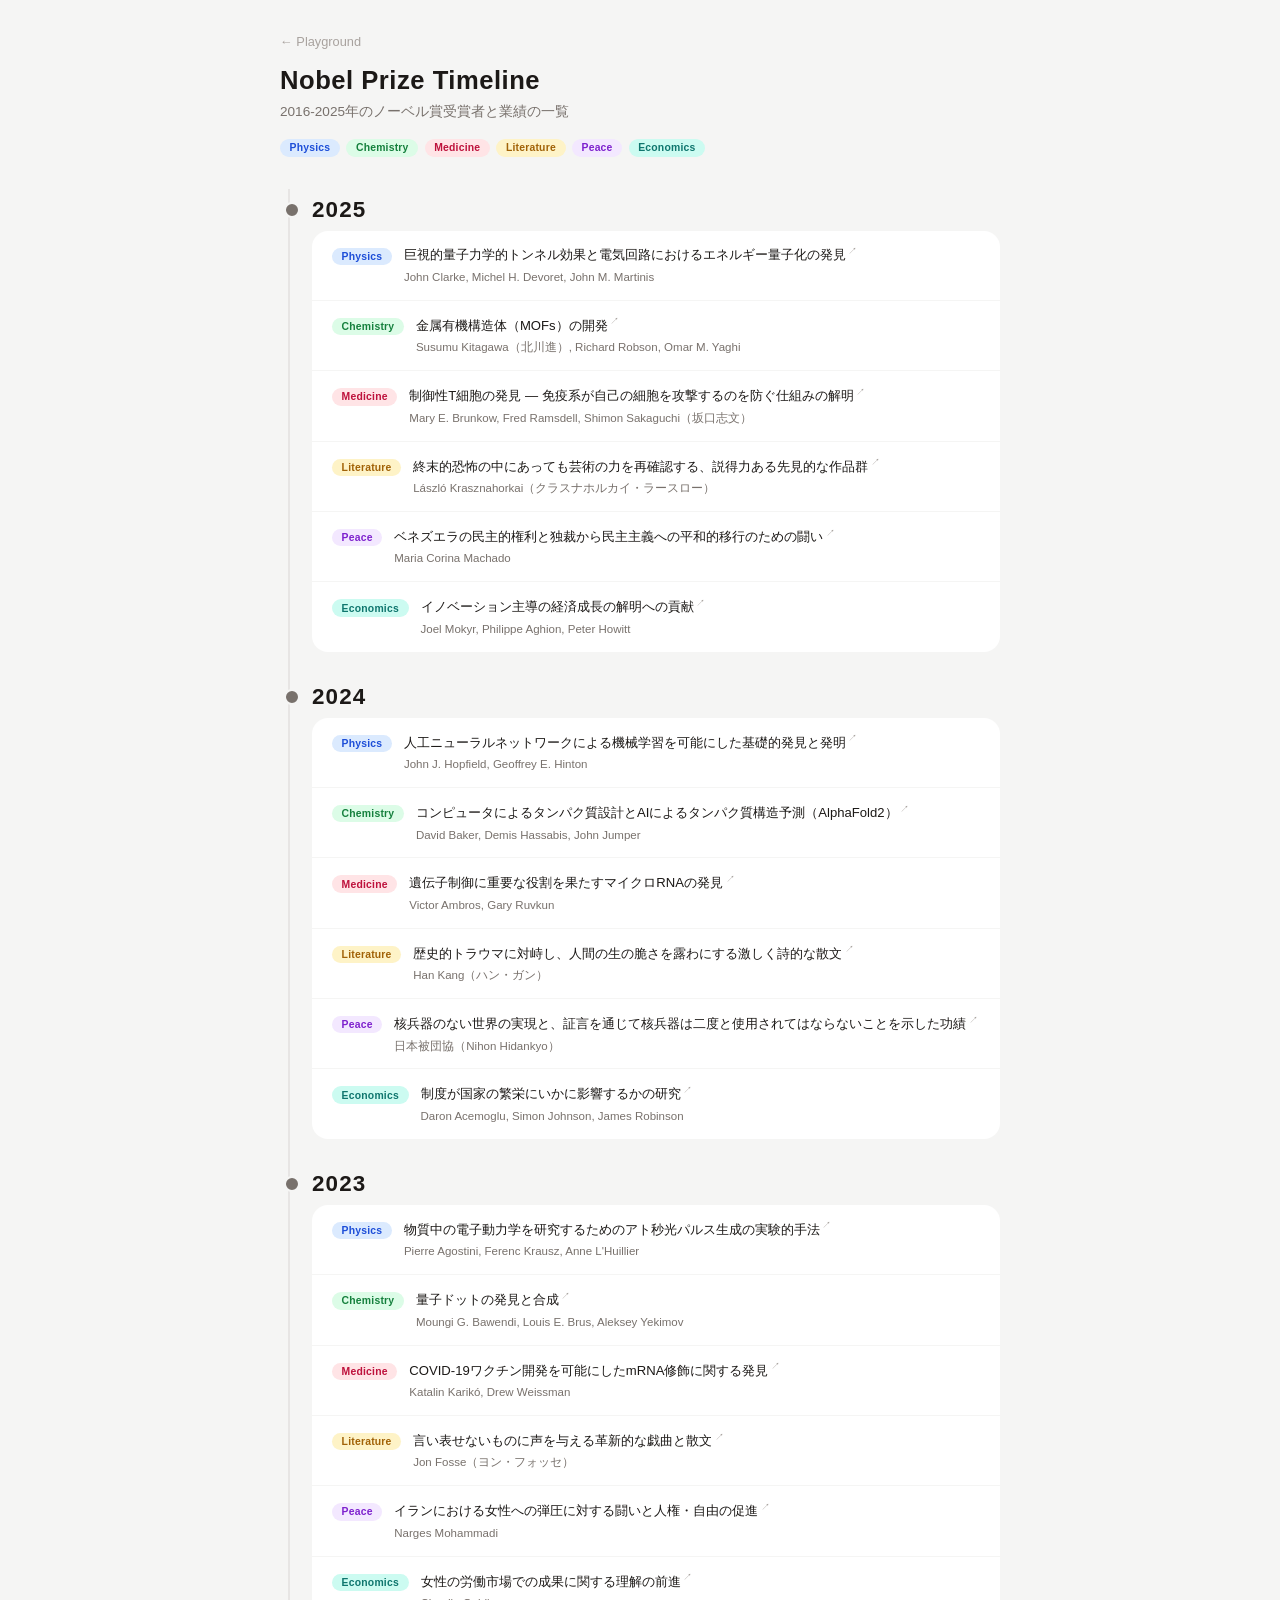
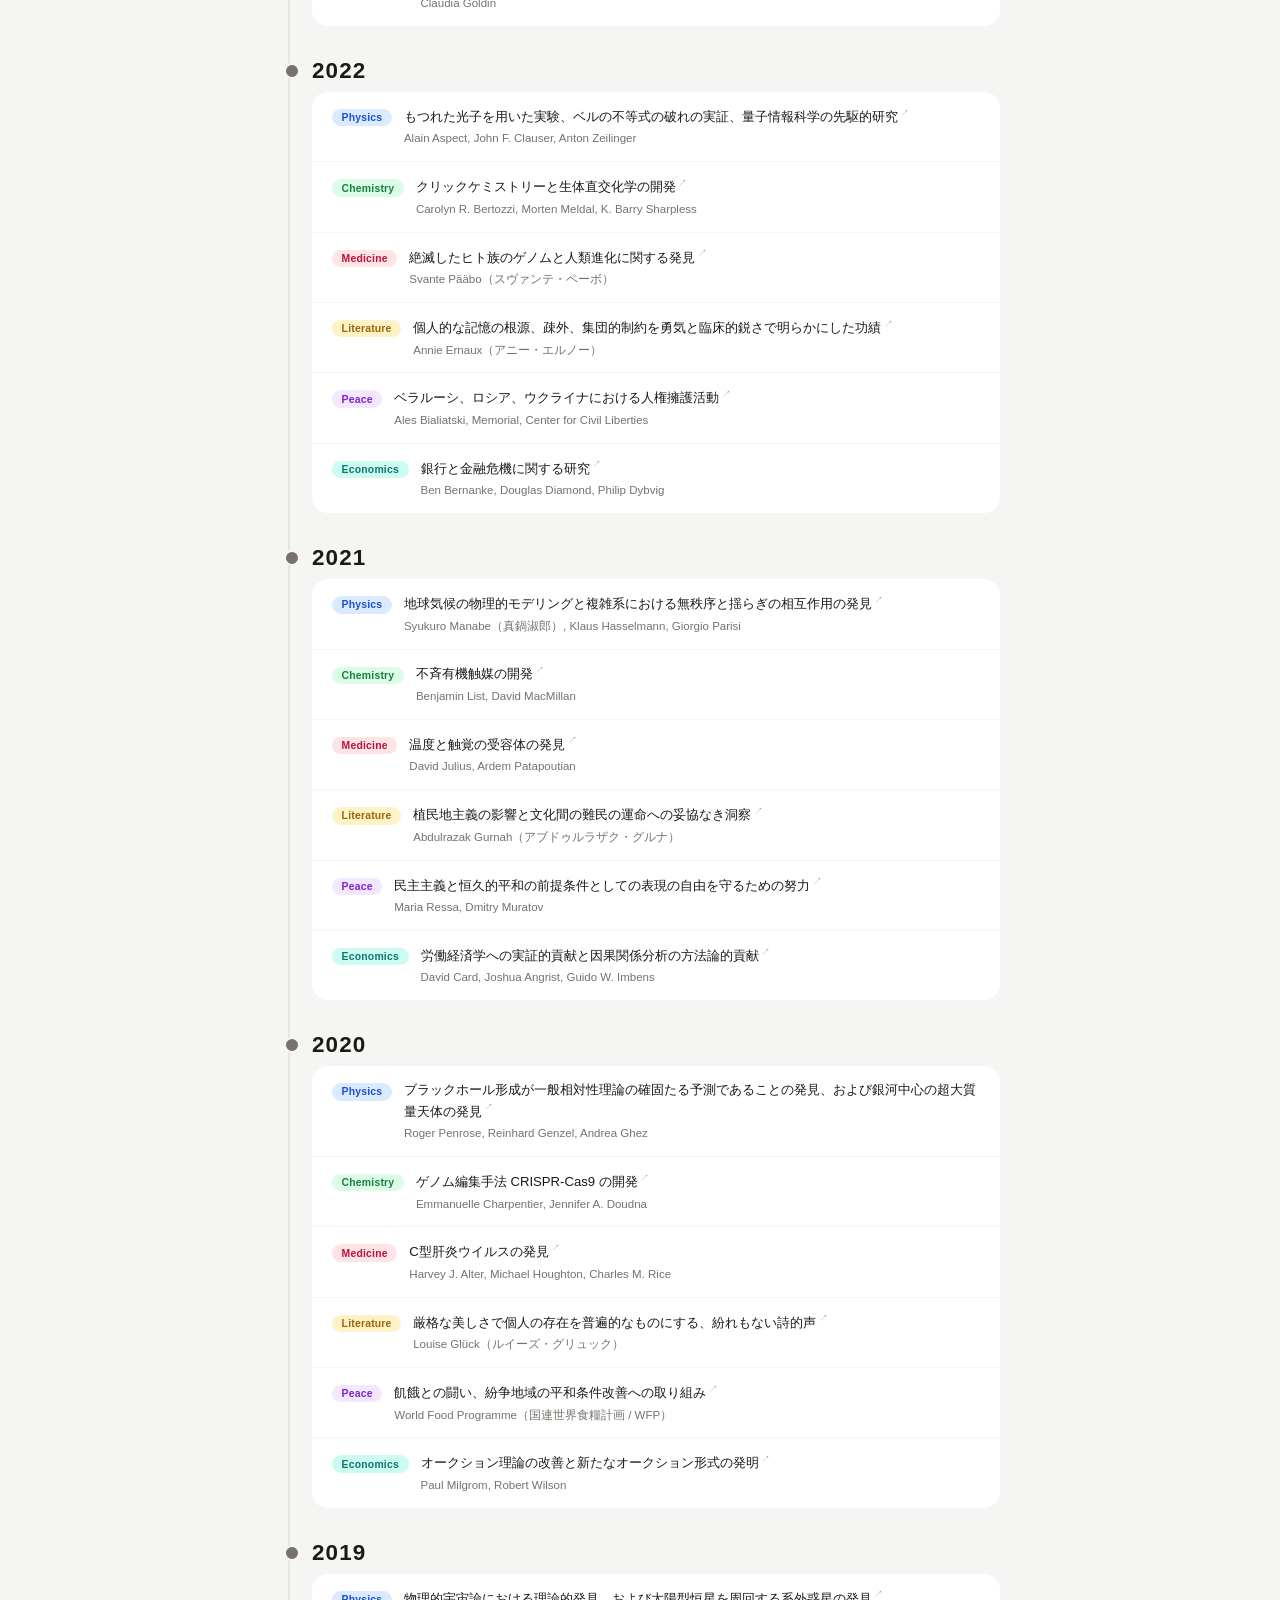
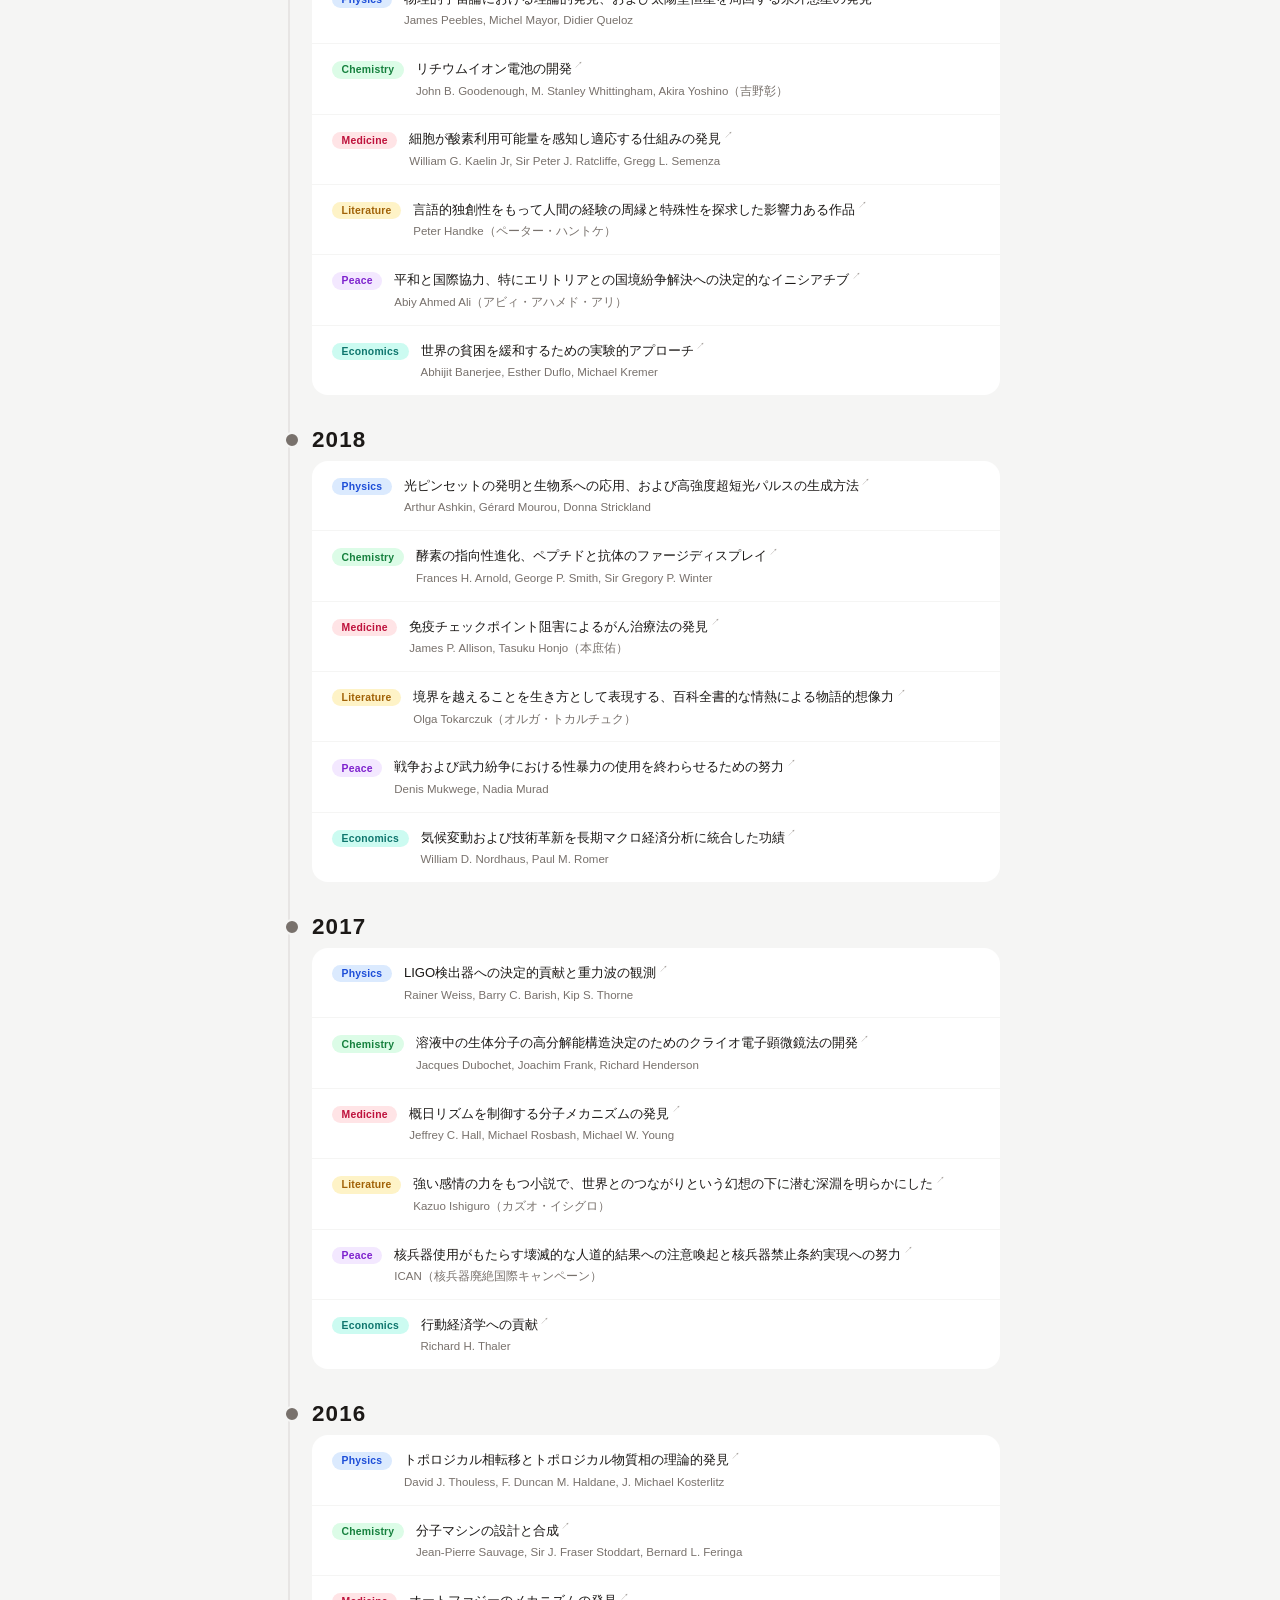
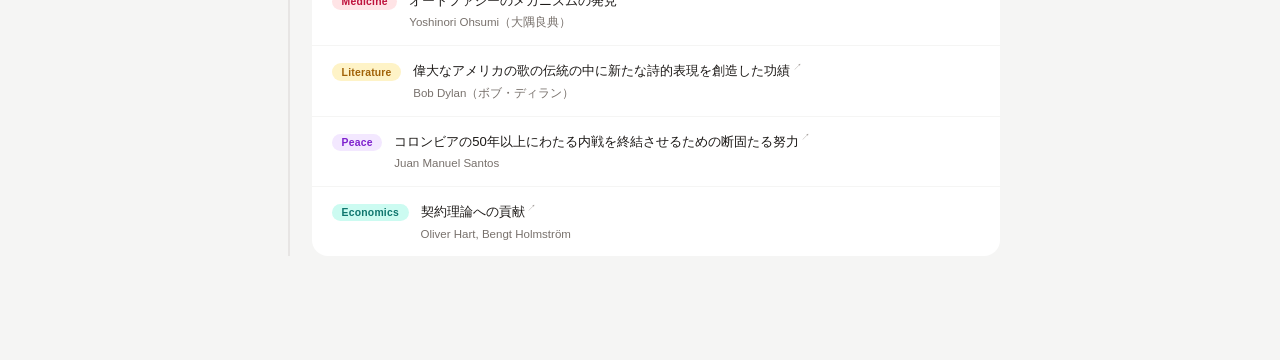
<file: playground/nobel-timeline/index.html>
<!DOCTYPE html>
<html lang="ja">
<head>
  <meta charset="UTF-8">
  <meta name="viewport" content="width=device-width, initial-scale=1.0">
  <title>Nobel Prize Timeline (2016-2025) - 石川 佑樹</title>
  <meta name="description" content="ノーベル賞受賞者タイムライン (2016-2025) — 全6部門の受賞者と業績を時系列で一覧">
  <link rel="canonical" href="https://mazeltov7.com/playground/nobel-timeline/">
  <meta property="og:title" content="Nobel Prize Timeline (2016-2025) - 石川 佑樹">
  <meta property="og:description" content="ノーベル賞受賞者タイムライン (2016-2025) - 全6部門の受賞者と業績を時系列で一覧">
  <meta property="og:type" content="website">
  <meta property="og:url" content="https://mazeltov7.com/playground/nobel-timeline/">
  <meta property="og:site_name" content="石川 佑樹 / Yuki Ishikawa">
  <meta property="og:locale" content="ja_JP">
  <meta property="og:image" content="https://mazeltov7.com/images/og-image.jpg">
  <meta property="og:image:type" content="image/jpeg">
  <meta property="og:image:width" content="1200">
  <meta property="og:image:height" content="630">
  <meta property="og:image:alt" content="石川 佑樹 / Yuki Ishikawa">
  <meta name="twitter:card" content="summary_large_image">
  <meta name="twitter:title" content="Nobel Prize Timeline (2016-2025) - 石川 佑樹">
  <meta name="twitter:description" content="ノーベル賞受賞者タイムライン (2016-2025) - 全6部門の受賞者と業績を時系列で一覧">
  <meta name="twitter:image" content="https://mazeltov7.com/images/og-image.jpg">
  <link rel="icon" href="../../images/favicon.jpg" type="image/jpeg">
  <style>
    * { margin: 0; padding: 0; box-sizing: border-box; }

    html { scroll-behavior: smooth; }

    body {
      font-family: -apple-system, BlinkMacSystemFont, 'Segoe UI', Roboto, 'Hiragino Sans', sans-serif;
      background: #f5f5f4;
      color: #1c1917;
      min-height: 100vh;
      padding: 2rem 1rem;
    }

    .container {
      max-width: 720px;
      width: 100%;
      margin: 0 auto;
      padding-bottom: 3rem;
    }

    .header {
      margin-bottom: 2rem;
    }

    .back-link {
      font-size: 0.8rem;
      color: #a8a29e;
      text-decoration: none;
      display: inline-flex;
      align-items: center;
      gap: 0.3rem;
      transition: color 0.15s;
    }

    .back-link:hover {
      color: #57534e;
    }

    .page-title {
      font-size: 1.6rem;
      font-weight: 700;
      margin-top: 1rem;
      letter-spacing: 0.02em;
    }

    .page-description {
      font-size: 0.85rem;
      color: #78716c;
      margin-top: 0.4rem;
      line-height: 1.6;
    }

    /* Legend */
    .legend {
      display: flex;
      flex-wrap: wrap;
      gap: 0.4rem;
      margin-top: 1rem;
    }

    /* Category pills */
    .pill {
      display: inline-block;
      font-size: 0.65rem;
      font-weight: 600;
      padding: 0.2rem 0.6rem;
      border-radius: 9999px;
      letter-spacing: 0.02em;
      white-space: nowrap;
      flex-shrink: 0;
    }

    .pill-physics    { background: #dbeafe; color: #1d4ed8; }
    .pill-chemistry  { background: #dcfce7; color: #15803d; }
    .pill-medicine   { background: #ffe4e6; color: #be123c; }
    .pill-literature { background: #fef3c7; color: #a16207; }
    .pill-peace      { background: #f3e8ff; color: #7e22ce; }
    .pill-economics  { background: #ccfbf1; color: #0f766e; }

    /* Timeline */
    .timeline {
      position: relative;
      padding-left: 2rem;
    }

    .timeline::before {
      content: '';
      position: absolute;
      left: 0.5rem;
      top: 0;
      bottom: 0;
      width: 2px;
      background: #e7e5e4;
    }

    /* Year section */
    .year-section {
      margin-bottom: 1.5rem;
    }

    .year-marker {
      position: sticky;
      top: 0;
      z-index: 10;
      background: #f5f5f4;
      padding: 0.5rem 0;
    }

    .year-marker::before {
      content: '';
      position: absolute;
      left: -1.75rem;
      top: 50%;
      transform: translateY(-50%);
      width: 12px;
      height: 12px;
      border-radius: 50%;
      background: #78716c;
      border: 2px solid #f5f5f4;
    }

    .year-label {
      font-size: 1.4rem;
      font-weight: 700;
      color: #1c1917;
      letter-spacing: 0.05em;
    }

    /* Year entries card */
    .year-entries {
      background: #fff;
      border-radius: 1rem;
      overflow: hidden;
    }

    /* Individual entry */
    .entry {
      display: flex;
      align-items: flex-start;
      gap: 0.75rem;
      padding: 0.85rem 1.25rem;
    }

    .entry + .entry {
      border-top: 1px solid #f5f5f4;
    }

    .entry-pill {
      padding-top: 0.1rem;
    }

    .entry-content {
      flex: 1;
      min-width: 0;
    }

    .entry-description {
      font-size: 0.82rem;
      font-weight: 500;
      color: #1c1917;
      line-height: 1.55;
    }

    .entry-description a {
      color: inherit;
      text-decoration: none;
      transition: color 0.15s;
    }

    .entry-description a:hover {
      color: #57534e;
      text-decoration: underline;
      text-underline-offset: 2px;
      text-decoration-color: #a8a29e;
    }

    .entry-description a::after {
      content: ' \2197';
      font-size: 0.7em;
      color: #a8a29e;
      vertical-align: super;
    }

    .entry-winners {
      font-size: 0.72rem;
      color: #78716c;
      line-height: 1.5;
      margin-top: 0.2rem;
    }

    @media (max-width: 480px) {
      body { padding: 1.5rem 0.75rem; }
      .timeline { padding-left: 1.5rem; }
      .year-marker::before { left: -1.25rem; width: 10px; height: 10px; }
      .year-label { font-size: 1.2rem; }
      .year-entries { border-radius: 0.75rem; }
      .entry {
        flex-direction: column;
        gap: 0.3rem;
        padding: 0.7rem 1rem;
      }
      .pill { font-size: 0.6rem; }
      .entry-description { font-size: 0.78rem; }
      .entry-winners { font-size: 0.68rem; }
      .legend { gap: 0.3rem; }
    }
  </style>
</head>
<body>
  <div class="container">
    <div class="header">
      <a href="/playground/" class="back-link">&larr; Playground</a>
      <h1 class="page-title">Nobel Prize Timeline</h1>
      <p class="page-description">2016-2025年のノーベル賞受賞者と業績の一覧</p>
      <div class="legend">
        <span class="pill pill-physics">Physics</span>
        <span class="pill pill-chemistry">Chemistry</span>
        <span class="pill pill-medicine">Medicine</span>
        <span class="pill pill-literature">Literature</span>
        <span class="pill pill-peace">Peace</span>
        <span class="pill pill-economics">Economics</span>
      </div>
    </div>

    <div class="timeline">

      <!-- 2025 -->
      <section class="year-section">
        <div class="year-marker">
          <div class="year-label">2025</div>
        </div>
        <div class="year-entries">
          <div class="entry">
            <div class="entry-pill"><span class="pill pill-physics">Physics</span></div>
            <div class="entry-content">
              <div class="entry-description"><a href="https://www.nobelprize.org/prizes/physics/2025/summary/" target="_blank" rel="noopener">巨視的量子力学的トンネル効果と電気回路におけるエネルギー量子化の発見</a></div>
              <div class="entry-winners">John Clarke, Michel H. Devoret, John M. Martinis</div>
            </div>
          </div>
          <div class="entry">
            <div class="entry-pill"><span class="pill pill-chemistry">Chemistry</span></div>
            <div class="entry-content">
              <div class="entry-description"><a href="https://www.nobelprize.org/prizes/chemistry/2025/summary/" target="_blank" rel="noopener">金属有機構造体（MOFs）の開発</a></div>
              <div class="entry-winners">Susumu Kitagawa（北川進）, Richard Robson, Omar M. Yaghi</div>
            </div>
          </div>
          <div class="entry">
            <div class="entry-pill"><span class="pill pill-medicine">Medicine</span></div>
            <div class="entry-content">
              <div class="entry-description"><a href="https://www.nobelprize.org/prizes/medicine/2025/summary/" target="_blank" rel="noopener">制御性T細胞の発見 — 免疫系が自己の細胞を攻撃するのを防ぐ仕組みの解明</a></div>
              <div class="entry-winners">Mary E. Brunkow, Fred Ramsdell, Shimon Sakaguchi（坂口志文）</div>
            </div>
          </div>
          <div class="entry">
            <div class="entry-pill"><span class="pill pill-literature">Literature</span></div>
            <div class="entry-content">
              <div class="entry-description"><a href="https://www.nobelprize.org/prizes/literature/2025/summary/" target="_blank" rel="noopener">終末的恐怖の中にあっても芸術の力を再確認する、説得力ある先見的な作品群</a></div>
              <div class="entry-winners">László Krasznahorkai（クラスナホルカイ・ラースロー）</div>
            </div>
          </div>
          <div class="entry">
            <div class="entry-pill"><span class="pill pill-peace">Peace</span></div>
            <div class="entry-content">
              <div class="entry-description"><a href="https://www.nobelprize.org/prizes/peace/2025/summary/" target="_blank" rel="noopener">ベネズエラの民主的権利と独裁から民主主義への平和的移行のための闘い</a></div>
              <div class="entry-winners">Maria Corina Machado</div>
            </div>
          </div>
          <div class="entry">
            <div class="entry-pill"><span class="pill pill-economics">Economics</span></div>
            <div class="entry-content">
              <div class="entry-description"><a href="https://www.nobelprize.org/prizes/economic-sciences/2025/summary/" target="_blank" rel="noopener">イノベーション主導の経済成長の解明への貢献</a></div>
              <div class="entry-winners">Joel Mokyr, Philippe Aghion, Peter Howitt</div>
            </div>
          </div>
        </div>
      </section>

      <!-- 2024 -->
      <section class="year-section">
        <div class="year-marker">
          <div class="year-label">2024</div>
        </div>
        <div class="year-entries">
          <div class="entry">
            <div class="entry-pill"><span class="pill pill-physics">Physics</span></div>
            <div class="entry-content">
              <div class="entry-description"><a href="https://www.nobelprize.org/prizes/physics/2024/summary/" target="_blank" rel="noopener">人工ニューラルネットワークによる機械学習を可能にした基礎的発見と発明</a></div>
              <div class="entry-winners">John J. Hopfield, Geoffrey E. Hinton</div>
            </div>
          </div>
          <div class="entry">
            <div class="entry-pill"><span class="pill pill-chemistry">Chemistry</span></div>
            <div class="entry-content">
              <div class="entry-description"><a href="https://www.nobelprize.org/prizes/chemistry/2024/summary/" target="_blank" rel="noopener">コンピュータによるタンパク質設計とAIによるタンパク質構造予測（AlphaFold2）</a></div>
              <div class="entry-winners">David Baker, Demis Hassabis, John Jumper</div>
            </div>
          </div>
          <div class="entry">
            <div class="entry-pill"><span class="pill pill-medicine">Medicine</span></div>
            <div class="entry-content">
              <div class="entry-description"><a href="https://www.nobelprize.org/prizes/medicine/2024/summary/" target="_blank" rel="noopener">遺伝子制御に重要な役割を果たすマイクロRNAの発見</a></div>
              <div class="entry-winners">Victor Ambros, Gary Ruvkun</div>
            </div>
          </div>
          <div class="entry">
            <div class="entry-pill"><span class="pill pill-literature">Literature</span></div>
            <div class="entry-content">
              <div class="entry-description"><a href="https://www.nobelprize.org/prizes/literature/2024/summary/" target="_blank" rel="noopener">歴史的トラウマに対峙し、人間の生の脆さを露わにする激しく詩的な散文</a></div>
              <div class="entry-winners">Han Kang（ハン・ガン）</div>
            </div>
          </div>
          <div class="entry">
            <div class="entry-pill"><span class="pill pill-peace">Peace</span></div>
            <div class="entry-content">
              <div class="entry-description"><a href="https://www.nobelprize.org/prizes/peace/2024/summary/" target="_blank" rel="noopener">核兵器のない世界の実現と、証言を通じて核兵器は二度と使用されてはならないことを示した功績</a></div>
              <div class="entry-winners">日本被団協（Nihon Hidankyo）</div>
            </div>
          </div>
          <div class="entry">
            <div class="entry-pill"><span class="pill pill-economics">Economics</span></div>
            <div class="entry-content">
              <div class="entry-description"><a href="https://www.nobelprize.org/prizes/economic-sciences/2024/summary/" target="_blank" rel="noopener">制度が国家の繁栄にいかに影響するかの研究</a></div>
              <div class="entry-winners">Daron Acemoglu, Simon Johnson, James Robinson</div>
            </div>
          </div>
        </div>
      </section>

      <!-- 2023 -->
      <section class="year-section">
        <div class="year-marker">
          <div class="year-label">2023</div>
        </div>
        <div class="year-entries">
          <div class="entry">
            <div class="entry-pill"><span class="pill pill-physics">Physics</span></div>
            <div class="entry-content">
              <div class="entry-description"><a href="https://www.nobelprize.org/prizes/physics/2023/summary/" target="_blank" rel="noopener">物質中の電子動力学を研究するためのアト秒光パルス生成の実験的手法</a></div>
              <div class="entry-winners">Pierre Agostini, Ferenc Krausz, Anne L'Huillier</div>
            </div>
          </div>
          <div class="entry">
            <div class="entry-pill"><span class="pill pill-chemistry">Chemistry</span></div>
            <div class="entry-content">
              <div class="entry-description"><a href="https://www.nobelprize.org/prizes/chemistry/2023/summary/" target="_blank" rel="noopener">量子ドットの発見と合成</a></div>
              <div class="entry-winners">Moungi G. Bawendi, Louis E. Brus, Aleksey Yekimov</div>
            </div>
          </div>
          <div class="entry">
            <div class="entry-pill"><span class="pill pill-medicine">Medicine</span></div>
            <div class="entry-content">
              <div class="entry-description"><a href="https://www.nobelprize.org/prizes/medicine/2023/summary/" target="_blank" rel="noopener">COVID-19ワクチン開発を可能にしたmRNA修飾に関する発見</a></div>
              <div class="entry-winners">Katalin Karikó, Drew Weissman</div>
            </div>
          </div>
          <div class="entry">
            <div class="entry-pill"><span class="pill pill-literature">Literature</span></div>
            <div class="entry-content">
              <div class="entry-description"><a href="https://www.nobelprize.org/prizes/literature/2023/summary/" target="_blank" rel="noopener">言い表せないものに声を与える革新的な戯曲と散文</a></div>
              <div class="entry-winners">Jon Fosse（ヨン・フォッセ）</div>
            </div>
          </div>
          <div class="entry">
            <div class="entry-pill"><span class="pill pill-peace">Peace</span></div>
            <div class="entry-content">
              <div class="entry-description"><a href="https://www.nobelprize.org/prizes/peace/2023/summary/" target="_blank" rel="noopener">イランにおける女性への弾圧に対する闘いと人権・自由の促進</a></div>
              <div class="entry-winners">Narges Mohammadi</div>
            </div>
          </div>
          <div class="entry">
            <div class="entry-pill"><span class="pill pill-economics">Economics</span></div>
            <div class="entry-content">
              <div class="entry-description"><a href="https://www.nobelprize.org/prizes/economic-sciences/2023/summary/" target="_blank" rel="noopener">女性の労働市場での成果に関する理解の前進</a></div>
              <div class="entry-winners">Claudia Goldin</div>
            </div>
          </div>
        </div>
      </section>

      <!-- 2022 -->
      <section class="year-section">
        <div class="year-marker">
          <div class="year-label">2022</div>
        </div>
        <div class="year-entries">
          <div class="entry">
            <div class="entry-pill"><span class="pill pill-physics">Physics</span></div>
            <div class="entry-content">
              <div class="entry-description"><a href="https://www.nobelprize.org/prizes/physics/2022/summary/" target="_blank" rel="noopener">もつれた光子を用いた実験、ベルの不等式の破れの実証、量子情報科学の先駆的研究</a></div>
              <div class="entry-winners">Alain Aspect, John F. Clauser, Anton Zeilinger</div>
            </div>
          </div>
          <div class="entry">
            <div class="entry-pill"><span class="pill pill-chemistry">Chemistry</span></div>
            <div class="entry-content">
              <div class="entry-description"><a href="https://www.nobelprize.org/prizes/chemistry/2022/summary/" target="_blank" rel="noopener">クリックケミストリーと生体直交化学の開発</a></div>
              <div class="entry-winners">Carolyn R. Bertozzi, Morten Meldal, K. Barry Sharpless</div>
            </div>
          </div>
          <div class="entry">
            <div class="entry-pill"><span class="pill pill-medicine">Medicine</span></div>
            <div class="entry-content">
              <div class="entry-description"><a href="https://www.nobelprize.org/prizes/medicine/2022/summary/" target="_blank" rel="noopener">絶滅したヒト族のゲノムと人類進化に関する発見</a></div>
              <div class="entry-winners">Svante Pääbo（スヴァンテ・ペーボ）</div>
            </div>
          </div>
          <div class="entry">
            <div class="entry-pill"><span class="pill pill-literature">Literature</span></div>
            <div class="entry-content">
              <div class="entry-description"><a href="https://www.nobelprize.org/prizes/literature/2022/summary/" target="_blank" rel="noopener">個人的な記憶の根源、疎外、集団的制約を勇気と臨床的鋭さで明らかにした功績</a></div>
              <div class="entry-winners">Annie Ernaux（アニー・エルノー）</div>
            </div>
          </div>
          <div class="entry">
            <div class="entry-pill"><span class="pill pill-peace">Peace</span></div>
            <div class="entry-content">
              <div class="entry-description"><a href="https://www.nobelprize.org/prizes/peace/2022/summary/" target="_blank" rel="noopener">ベラルーシ、ロシア、ウクライナにおける人権擁護活動</a></div>
              <div class="entry-winners">Ales Bialiatski, Memorial, Center for Civil Liberties</div>
            </div>
          </div>
          <div class="entry">
            <div class="entry-pill"><span class="pill pill-economics">Economics</span></div>
            <div class="entry-content">
              <div class="entry-description"><a href="https://www.nobelprize.org/prizes/economic-sciences/2022/summary/" target="_blank" rel="noopener">銀行と金融危機に関する研究</a></div>
              <div class="entry-winners">Ben Bernanke, Douglas Diamond, Philip Dybvig</div>
            </div>
          </div>
        </div>
      </section>

      <!-- 2021 -->
      <section class="year-section">
        <div class="year-marker">
          <div class="year-label">2021</div>
        </div>
        <div class="year-entries">
          <div class="entry">
            <div class="entry-pill"><span class="pill pill-physics">Physics</span></div>
            <div class="entry-content">
              <div class="entry-description"><a href="https://www.nobelprize.org/prizes/physics/2021/summary/" target="_blank" rel="noopener">地球気候の物理的モデリングと複雑系における無秩序と揺らぎの相互作用の発見</a></div>
              <div class="entry-winners">Syukuro Manabe（真鍋淑郎）, Klaus Hasselmann, Giorgio Parisi</div>
            </div>
          </div>
          <div class="entry">
            <div class="entry-pill"><span class="pill pill-chemistry">Chemistry</span></div>
            <div class="entry-content">
              <div class="entry-description"><a href="https://www.nobelprize.org/prizes/chemistry/2021/summary/" target="_blank" rel="noopener">不斉有機触媒の開発</a></div>
              <div class="entry-winners">Benjamin List, David MacMillan</div>
            </div>
          </div>
          <div class="entry">
            <div class="entry-pill"><span class="pill pill-medicine">Medicine</span></div>
            <div class="entry-content">
              <div class="entry-description"><a href="https://www.nobelprize.org/prizes/medicine/2021/summary/" target="_blank" rel="noopener">温度と触覚の受容体の発見</a></div>
              <div class="entry-winners">David Julius, Ardem Patapoutian</div>
            </div>
          </div>
          <div class="entry">
            <div class="entry-pill"><span class="pill pill-literature">Literature</span></div>
            <div class="entry-content">
              <div class="entry-description"><a href="https://www.nobelprize.org/prizes/literature/2021/summary/" target="_blank" rel="noopener">植民地主義の影響と文化間の難民の運命への妥協なき洞察</a></div>
              <div class="entry-winners">Abdulrazak Gurnah（アブドゥルラザク・グルナ）</div>
            </div>
          </div>
          <div class="entry">
            <div class="entry-pill"><span class="pill pill-peace">Peace</span></div>
            <div class="entry-content">
              <div class="entry-description"><a href="https://www.nobelprize.org/prizes/peace/2021/summary/" target="_blank" rel="noopener">民主主義と恒久的平和の前提条件としての表現の自由を守るための努力</a></div>
              <div class="entry-winners">Maria Ressa, Dmitry Muratov</div>
            </div>
          </div>
          <div class="entry">
            <div class="entry-pill"><span class="pill pill-economics">Economics</span></div>
            <div class="entry-content">
              <div class="entry-description"><a href="https://www.nobelprize.org/prizes/economic-sciences/2021/summary/" target="_blank" rel="noopener">労働経済学への実証的貢献と因果関係分析の方法論的貢献</a></div>
              <div class="entry-winners">David Card, Joshua Angrist, Guido W. Imbens</div>
            </div>
          </div>
        </div>
      </section>

      <!-- 2020 -->
      <section class="year-section">
        <div class="year-marker">
          <div class="year-label">2020</div>
        </div>
        <div class="year-entries">
          <div class="entry">
            <div class="entry-pill"><span class="pill pill-physics">Physics</span></div>
            <div class="entry-content">
              <div class="entry-description"><a href="https://www.nobelprize.org/prizes/physics/2020/summary/" target="_blank" rel="noopener">ブラックホール形成が一般相対性理論の確固たる予測であることの発見、および銀河中心の超大質量天体の発見</a></div>
              <div class="entry-winners">Roger Penrose, Reinhard Genzel, Andrea Ghez</div>
            </div>
          </div>
          <div class="entry">
            <div class="entry-pill"><span class="pill pill-chemistry">Chemistry</span></div>
            <div class="entry-content">
              <div class="entry-description"><a href="https://www.nobelprize.org/prizes/chemistry/2020/summary/" target="_blank" rel="noopener">ゲノム編集手法 CRISPR-Cas9 の開発</a></div>
              <div class="entry-winners">Emmanuelle Charpentier, Jennifer A. Doudna</div>
            </div>
          </div>
          <div class="entry">
            <div class="entry-pill"><span class="pill pill-medicine">Medicine</span></div>
            <div class="entry-content">
              <div class="entry-description"><a href="https://www.nobelprize.org/prizes/medicine/2020/summary/" target="_blank" rel="noopener">C型肝炎ウイルスの発見</a></div>
              <div class="entry-winners">Harvey J. Alter, Michael Houghton, Charles M. Rice</div>
            </div>
          </div>
          <div class="entry">
            <div class="entry-pill"><span class="pill pill-literature">Literature</span></div>
            <div class="entry-content">
              <div class="entry-description"><a href="https://www.nobelprize.org/prizes/literature/2020/summary/" target="_blank" rel="noopener">厳格な美しさで個人の存在を普遍的なものにする、紛れもない詩的声</a></div>
              <div class="entry-winners">Louise Glück（ルイーズ・グリュック）</div>
            </div>
          </div>
          <div class="entry">
            <div class="entry-pill"><span class="pill pill-peace">Peace</span></div>
            <div class="entry-content">
              <div class="entry-description"><a href="https://www.nobelprize.org/prizes/peace/2020/summary/" target="_blank" rel="noopener">飢餓との闘い、紛争地域の平和条件改善への取り組み</a></div>
              <div class="entry-winners">World Food Programme（国連世界食糧計画 / WFP）</div>
            </div>
          </div>
          <div class="entry">
            <div class="entry-pill"><span class="pill pill-economics">Economics</span></div>
            <div class="entry-content">
              <div class="entry-description"><a href="https://www.nobelprize.org/prizes/economic-sciences/2020/summary/" target="_blank" rel="noopener">オークション理論の改善と新たなオークション形式の発明</a></div>
              <div class="entry-winners">Paul Milgrom, Robert Wilson</div>
            </div>
          </div>
        </div>
      </section>

      <!-- 2019 -->
      <section class="year-section">
        <div class="year-marker">
          <div class="year-label">2019</div>
        </div>
        <div class="year-entries">
          <div class="entry">
            <div class="entry-pill"><span class="pill pill-physics">Physics</span></div>
            <div class="entry-content">
              <div class="entry-description"><a href="https://www.nobelprize.org/prizes/physics/2019/summary/" target="_blank" rel="noopener">物理的宇宙論における理論的発見、および太陽型恒星を周回する系外惑星の発見</a></div>
              <div class="entry-winners">James Peebles, Michel Mayor, Didier Queloz</div>
            </div>
          </div>
          <div class="entry">
            <div class="entry-pill"><span class="pill pill-chemistry">Chemistry</span></div>
            <div class="entry-content">
              <div class="entry-description"><a href="https://www.nobelprize.org/prizes/chemistry/2019/summary/" target="_blank" rel="noopener">リチウムイオン電池の開発</a></div>
              <div class="entry-winners">John B. Goodenough, M. Stanley Whittingham, Akira Yoshino（吉野彰）</div>
            </div>
          </div>
          <div class="entry">
            <div class="entry-pill"><span class="pill pill-medicine">Medicine</span></div>
            <div class="entry-content">
              <div class="entry-description"><a href="https://www.nobelprize.org/prizes/medicine/2019/summary/" target="_blank" rel="noopener">細胞が酸素利用可能量を感知し適応する仕組みの発見</a></div>
              <div class="entry-winners">William G. Kaelin Jr, Sir Peter J. Ratcliffe, Gregg L. Semenza</div>
            </div>
          </div>
          <div class="entry">
            <div class="entry-pill"><span class="pill pill-literature">Literature</span></div>
            <div class="entry-content">
              <div class="entry-description"><a href="https://www.nobelprize.org/prizes/literature/2019/summary/" target="_blank" rel="noopener">言語的独創性をもって人間の経験の周縁と特殊性を探求した影響力ある作品</a></div>
              <div class="entry-winners">Peter Handke（ペーター・ハントケ）</div>
            </div>
          </div>
          <div class="entry">
            <div class="entry-pill"><span class="pill pill-peace">Peace</span></div>
            <div class="entry-content">
              <div class="entry-description"><a href="https://www.nobelprize.org/prizes/peace/2019/summary/" target="_blank" rel="noopener">平和と国際協力、特にエリトリアとの国境紛争解決への決定的なイニシアチブ</a></div>
              <div class="entry-winners">Abiy Ahmed Ali（アビィ・アハメド・アリ）</div>
            </div>
          </div>
          <div class="entry">
            <div class="entry-pill"><span class="pill pill-economics">Economics</span></div>
            <div class="entry-content">
              <div class="entry-description"><a href="https://www.nobelprize.org/prizes/economic-sciences/2019/summary/" target="_blank" rel="noopener">世界の貧困を緩和するための実験的アプローチ</a></div>
              <div class="entry-winners">Abhijit Banerjee, Esther Duflo, Michael Kremer</div>
            </div>
          </div>
        </div>
      </section>

      <!-- 2018 -->
      <section class="year-section">
        <div class="year-marker">
          <div class="year-label">2018</div>
        </div>
        <div class="year-entries">
          <div class="entry">
            <div class="entry-pill"><span class="pill pill-physics">Physics</span></div>
            <div class="entry-content">
              <div class="entry-description"><a href="https://www.nobelprize.org/prizes/physics/2018/summary/" target="_blank" rel="noopener">光ピンセットの発明と生物系への応用、および高強度超短光パルスの生成方法</a></div>
              <div class="entry-winners">Arthur Ashkin, Gérard Mourou, Donna Strickland</div>
            </div>
          </div>
          <div class="entry">
            <div class="entry-pill"><span class="pill pill-chemistry">Chemistry</span></div>
            <div class="entry-content">
              <div class="entry-description"><a href="https://www.nobelprize.org/prizes/chemistry/2018/summary/" target="_blank" rel="noopener">酵素の指向性進化、ペプチドと抗体のファージディスプレイ</a></div>
              <div class="entry-winners">Frances H. Arnold, George P. Smith, Sir Gregory P. Winter</div>
            </div>
          </div>
          <div class="entry">
            <div class="entry-pill"><span class="pill pill-medicine">Medicine</span></div>
            <div class="entry-content">
              <div class="entry-description"><a href="https://www.nobelprize.org/prizes/medicine/2018/summary/" target="_blank" rel="noopener">免疫チェックポイント阻害によるがん治療法の発見</a></div>
              <div class="entry-winners">James P. Allison, Tasuku Honjo（本庶佑）</div>
            </div>
          </div>
          <div class="entry">
            <div class="entry-pill"><span class="pill pill-literature">Literature</span></div>
            <div class="entry-content">
              <div class="entry-description"><a href="https://www.nobelprize.org/prizes/literature/2018/summary/" target="_blank" rel="noopener">境界を越えることを生き方として表現する、百科全書的な情熱による物語的想像力</a></div>
              <div class="entry-winners">Olga Tokarczuk（オルガ・トカルチュク）</div>
            </div>
          </div>
          <div class="entry">
            <div class="entry-pill"><span class="pill pill-peace">Peace</span></div>
            <div class="entry-content">
              <div class="entry-description"><a href="https://www.nobelprize.org/prizes/peace/2018/summary/" target="_blank" rel="noopener">戦争および武力紛争における性暴力の使用を終わらせるための努力</a></div>
              <div class="entry-winners">Denis Mukwege, Nadia Murad</div>
            </div>
          </div>
          <div class="entry">
            <div class="entry-pill"><span class="pill pill-economics">Economics</span></div>
            <div class="entry-content">
              <div class="entry-description"><a href="https://www.nobelprize.org/prizes/economic-sciences/2018/summary/" target="_blank" rel="noopener">気候変動および技術革新を長期マクロ経済分析に統合した功績</a></div>
              <div class="entry-winners">William D. Nordhaus, Paul M. Romer</div>
            </div>
          </div>
        </div>
      </section>

      <!-- 2017 -->
      <section class="year-section">
        <div class="year-marker">
          <div class="year-label">2017</div>
        </div>
        <div class="year-entries">
          <div class="entry">
            <div class="entry-pill"><span class="pill pill-physics">Physics</span></div>
            <div class="entry-content">
              <div class="entry-description"><a href="https://www.nobelprize.org/prizes/physics/2017/summary/" target="_blank" rel="noopener">LIGO検出器への決定的貢献と重力波の観測</a></div>
              <div class="entry-winners">Rainer Weiss, Barry C. Barish, Kip S. Thorne</div>
            </div>
          </div>
          <div class="entry">
            <div class="entry-pill"><span class="pill pill-chemistry">Chemistry</span></div>
            <div class="entry-content">
              <div class="entry-description"><a href="https://www.nobelprize.org/prizes/chemistry/2017/summary/" target="_blank" rel="noopener">溶液中の生体分子の高分解能構造決定のためのクライオ電子顕微鏡法の開発</a></div>
              <div class="entry-winners">Jacques Dubochet, Joachim Frank, Richard Henderson</div>
            </div>
          </div>
          <div class="entry">
            <div class="entry-pill"><span class="pill pill-medicine">Medicine</span></div>
            <div class="entry-content">
              <div class="entry-description"><a href="https://www.nobelprize.org/prizes/medicine/2017/summary/" target="_blank" rel="noopener">概日リズムを制御する分子メカニズムの発見</a></div>
              <div class="entry-winners">Jeffrey C. Hall, Michael Rosbash, Michael W. Young</div>
            </div>
          </div>
          <div class="entry">
            <div class="entry-pill"><span class="pill pill-literature">Literature</span></div>
            <div class="entry-content">
              <div class="entry-description"><a href="https://www.nobelprize.org/prizes/literature/2017/summary/" target="_blank" rel="noopener">強い感情の力をもつ小説で、世界とのつながりという幻想の下に潜む深淵を明らかにした</a></div>
              <div class="entry-winners">Kazuo Ishiguro（カズオ・イシグロ）</div>
            </div>
          </div>
          <div class="entry">
            <div class="entry-pill"><span class="pill pill-peace">Peace</span></div>
            <div class="entry-content">
              <div class="entry-description"><a href="https://www.nobelprize.org/prizes/peace/2017/summary/" target="_blank" rel="noopener">核兵器使用がもたらす壊滅的な人道的結果への注意喚起と核兵器禁止条約実現への努力</a></div>
              <div class="entry-winners">ICAN（核兵器廃絶国際キャンペーン）</div>
            </div>
          </div>
          <div class="entry">
            <div class="entry-pill"><span class="pill pill-economics">Economics</span></div>
            <div class="entry-content">
              <div class="entry-description"><a href="https://www.nobelprize.org/prizes/economic-sciences/2017/summary/" target="_blank" rel="noopener">行動経済学への貢献</a></div>
              <div class="entry-winners">Richard H. Thaler</div>
            </div>
          </div>
        </div>
      </section>

      <!-- 2016 -->
      <section class="year-section">
        <div class="year-marker">
          <div class="year-label">2016</div>
        </div>
        <div class="year-entries">
          <div class="entry">
            <div class="entry-pill"><span class="pill pill-physics">Physics</span></div>
            <div class="entry-content">
              <div class="entry-description"><a href="https://www.nobelprize.org/prizes/physics/2016/summary/" target="_blank" rel="noopener">トポロジカル相転移とトポロジカル物質相の理論的発見</a></div>
              <div class="entry-winners">David J. Thouless, F. Duncan M. Haldane, J. Michael Kosterlitz</div>
            </div>
          </div>
          <div class="entry">
            <div class="entry-pill"><span class="pill pill-chemistry">Chemistry</span></div>
            <div class="entry-content">
              <div class="entry-description"><a href="https://www.nobelprize.org/prizes/chemistry/2016/summary/" target="_blank" rel="noopener">分子マシンの設計と合成</a></div>
              <div class="entry-winners">Jean-Pierre Sauvage, Sir J. Fraser Stoddart, Bernard L. Feringa</div>
            </div>
          </div>
          <div class="entry">
            <div class="entry-pill"><span class="pill pill-medicine">Medicine</span></div>
            <div class="entry-content">
              <div class="entry-description"><a href="https://www.nobelprize.org/prizes/medicine/2016/summary/" target="_blank" rel="noopener">オートファジーのメカニズムの発見</a></div>
              <div class="entry-winners">Yoshinori Ohsumi（大隅良典）</div>
            </div>
          </div>
          <div class="entry">
            <div class="entry-pill"><span class="pill pill-literature">Literature</span></div>
            <div class="entry-content">
              <div class="entry-description"><a href="https://www.nobelprize.org/prizes/literature/2016/summary/" target="_blank" rel="noopener">偉大なアメリカの歌の伝統の中に新たな詩的表現を創造した功績</a></div>
              <div class="entry-winners">Bob Dylan（ボブ・ディラン）</div>
            </div>
          </div>
          <div class="entry">
            <div class="entry-pill"><span class="pill pill-peace">Peace</span></div>
            <div class="entry-content">
              <div class="entry-description"><a href="https://www.nobelprize.org/prizes/peace/2016/summary/" target="_blank" rel="noopener">コロンビアの50年以上にわたる内戦を終結させるための断固たる努力</a></div>
              <div class="entry-winners">Juan Manuel Santos</div>
            </div>
          </div>
          <div class="entry">
            <div class="entry-pill"><span class="pill pill-economics">Economics</span></div>
            <div class="entry-content">
              <div class="entry-description"><a href="https://www.nobelprize.org/prizes/economic-sciences/2016/summary/" target="_blank" rel="noopener">契約理論への貢献</a></div>
              <div class="entry-winners">Oliver Hart, Bengt Holmström</div>
            </div>
          </div>
        </div>
      </section>

    </div>
  </div>
<!-- Cloudflare Web Analytics --><script defer src='https://static.cloudflareinsights.com/beacon.min.js' data-cf-beacon='{"token": "822f6925e2b64a45928c584854ac19a2"}'></script><!-- End Cloudflare Web Analytics -->
</body>
</html>
</file>
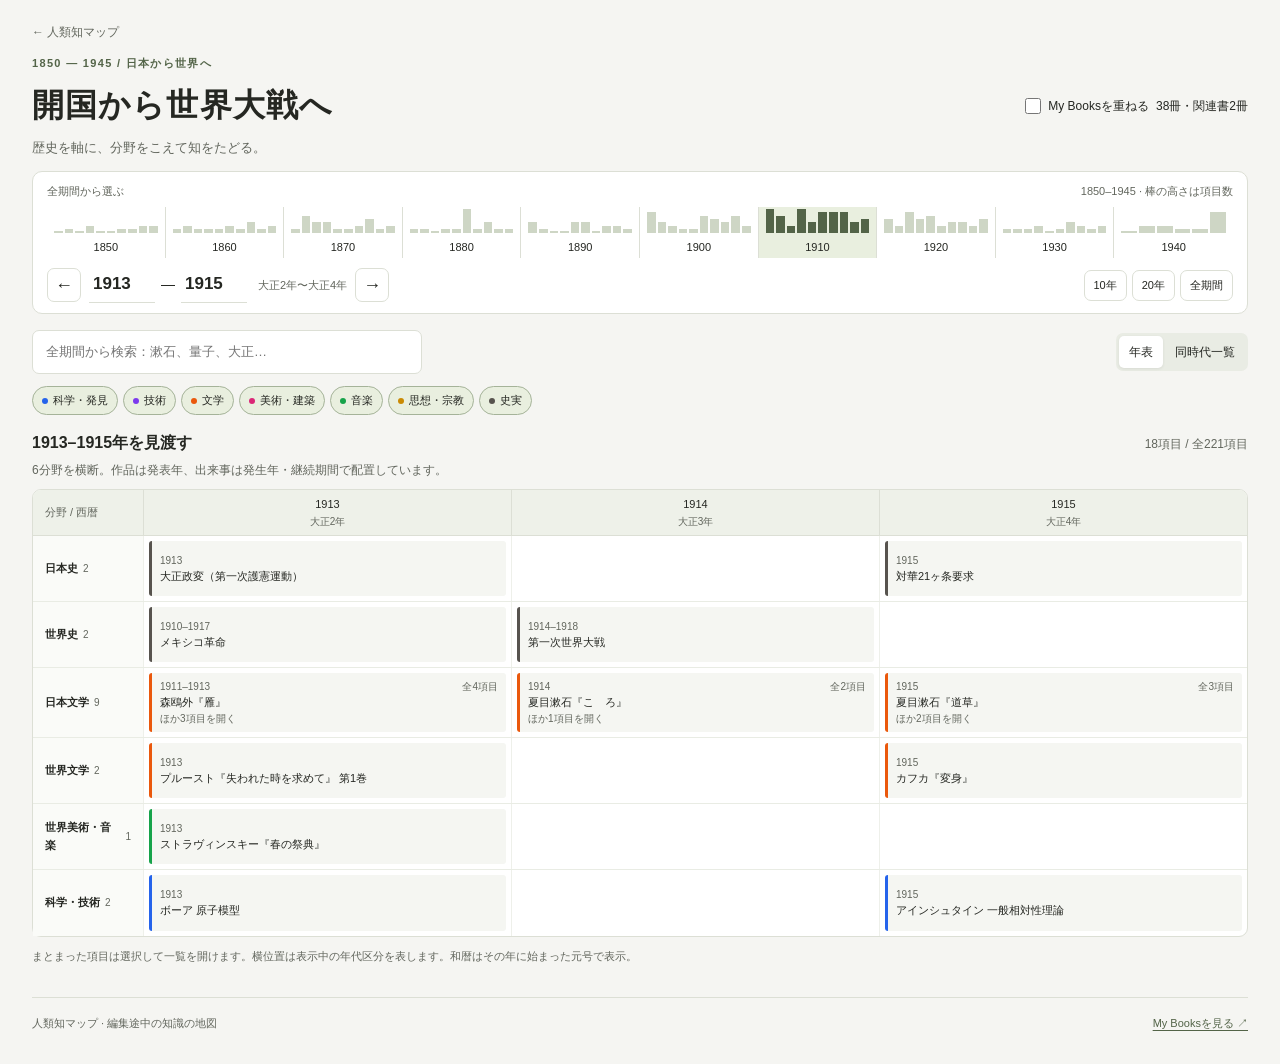
<file: playground/knowledge-map/period.html>
<!DOCTYPE html>
<html lang="ja">
<head>
  <meta charset="UTF-8">
  <meta name="viewport" content="width=device-width, initial-scale=1.0">
  <title>開国から世界大戦へ — 人類知マップ</title>
  <meta name="description" content="1850〜1945年の歴史・文学・芸術・科学を、同じ時間軸で探索する人類知マップ。">
  <link rel="canonical" href="https://mazeltov7.com/playground/knowledge-map/period.html?id=meiji-ww2">
  <meta property="og:title" content="開国から世界大戦へ — 人類知マップ">
  <meta property="og:description" content="歴史を軸に、分野をこえて知をたどる。">
  <meta property="og:type" content="website">
  <meta property="og:url" content="https://mazeltov7.com/playground/knowledge-map/period.html?id=meiji-ww2">
  <meta property="og:site_name" content="石川 佑樹 / Yuki Ishikawa">
  <meta property="og:locale" content="ja_JP">
  <meta property="og:image" content="https://mazeltov7.com/images/og-image.jpg">
  <meta name="twitter:card" content="summary_large_image">
  <link rel="icon" href="../../images/favicon.jpg" type="image/jpeg">
  <link rel="stylesheet" href="period.css?v=e77b5ea7">
  <script type="module" src="period.js?v=20261025"></script>
</head>
<body>
  <a class="skip-link" href="#explore">年表と一覧へ</a>
  <div class="page-shell" id="pageShell">
    <div id="pageContent">
      <header class="page-header">
        <a class="back-link" href="./">← 人類知マップ</a>
        <div class="heading-row">
          <div>
            <p class="eyebrow">1850 — 1945 / 日本から世界へ</p>
            <h1 id="periodTitle">開国から世界大戦へ</h1>
            <p class="intro">歴史を軸に、分野をこえて知をたどる。</p>
          </div>
          <label class="reading-toggle"><input type="checkbox" id="readingToggle"> My Booksを重ねる <span id="bookCount"></span></label>
        </div>
        <p class="reading-note" id="readingNote" hidden>石川の読書記録を年表に重ねています。合本は作品ごとに表示し、冊数は重複させません。</p>
      </header>
      <section class="navigator" aria-label="表示する年代">
        <div class="overview-heading"><span>全期間から選ぶ</span><span id="overviewCaption">1850–1945</span></div>
        <div class="overview" id="overview" aria-label="年代を選択"></div>
        <div class="range-controls">
          <button class="icon-button" id="previousRange" type="button" aria-label="前の期間へ">←</button>
          <div class="range-inputs">
            <label><span class="sr-only">開始年</span><input id="rangeStart" type="number" min="1850" max="1945" value="1913" aria-label="開始年"></label>
            <span aria-hidden="true">—</span>
            <label><span class="sr-only">終了年</span><input id="rangeEnd" type="number" min="1850" max="1945" value="1915" aria-label="終了年"></label>
            <span class="wareki" id="rangeWareki"></span>
          </div>
          <button class="icon-button" id="nextRange" type="button" aria-label="次の期間へ">→</button>
          <div class="range-presets" aria-label="表示期間の長さ">
            <button type="button" data-window="10">10年</button>
            <button type="button" data-window="20">20年</button>
            <button type="button" data-window="all">全期間</button>
          </div>
        </div>
        <p class="field-error" id="rangeError" role="alert" hidden></p>
      </section>
      <main id="explore">
        <div class="explore-toolbar">
          <div class="search-wrap">
            <label class="sr-only" for="search">全期間から検索</label>
            <input type="search" id="search" placeholder="全期間から検索：漱石、量子、大正…" autocomplete="off">
            <button id="clearSearch" type="button" aria-label="検索を解除" hidden>×</button>
          </div>
          <div class="view-switch" role="group" aria-label="表示方法">
            <button type="button" data-view="timeline" aria-pressed="true">年表</button>
            <button type="button" data-view="list" aria-pressed="false">同時代一覧</button>
          </div>
        </div>
        <div class="filter-row">
          <div class="category-filters" id="categoryFilters" aria-label="分野で絞り込む"></div>
          <button class="text-button" id="resetFilters" type="button" hidden>絞り込みを解除</button>
          <label class="read-filter" id="readFilter" hidden><input type="checkbox" id="onlyRead"> 読んだ本だけ</label>
        </div>
        <div class="results-heading"><h2 id="resultsTitle">同じ時代を見渡す</h2><span id="resultCount" role="status" aria-live="polite"></span></div>
        <p class="result-note" id="resultNote"></p>
        <div id="loading" class="message-state" role="status">年表を読み込んでいます…</div>
        <div id="errorState" class="message-state" role="alert" hidden></div>
        <div id="emptyState" class="message-state" hidden>
          <h3>該当する項目がありません</h3><p>検索語・分野・年代を変えてみてください。</p>
          <button class="primary-button" type="button" id="resetAll">全期間・全分野に戻す</button>
        </div>
        <div id="timelineView" class="timeline-view" hidden></div>
        <div id="listView" class="list-view" hidden></div>
        <p class="map-note" id="mapNote" hidden>まとまった項目は選択して一覧を開けます。横位置は表示中の年代区分を表します。和暦はその年に始まった元号で表示。</p>
      </main>
      <footer class="page-footer"><span>人類知マップ · 編集途中の知識の地図</span><a href="../my-books/">My Booksを見る ↗</a></footer>
    </div>
    <aside id="detailPane" class="detail-pane" aria-labelledby="detailTitle" hidden>
      <div class="detail-header"><span id="detailEyebrow">選択した項目</span><button type="button" class="icon-button" id="closeDetail" aria-label="詳細を閉じる">×</button></div>
      <div id="detailContent"></div>
    </aside>
  </div>
  <div class="detail-backdrop" id="detailBackdrop" hidden></div>
  <div id="announcement" class="sr-only" role="status" aria-live="polite"></div>
  <noscript><p class="message-state">この年表の探索にはJavaScriptを有効にしてください。<a href="./">人類知マップへ戻る</a></p></noscript>
  <!-- 既存の本番アクセス解析。ローカル検証は計測しない。 -->
  <script>
    if (location.hostname === 'mazeltov7.com') {
      const beacon = document.createElement('script');
      beacon.defer = true;
      beacon.src = 'https://static.cloudflareinsights.com/beacon.min.js';
      beacon.dataset.cfBeacon = JSON.stringify({ token: '822f6925e2b64a45928c584854ac19a2' });
      document.body.append(beacon);
    }
  </script>
</body>
</html>
</file>
<file: playground/inventions/styles.css>
:root { --paper:#f5f5f4; --ink:#292524; --secondary:#6d665f; --line:#dedbd7; --white:#fff; }
* { box-sizing:border-box; }
body { margin:0; background:var(--paper); color:var(--ink); font-family:-apple-system,BlinkMacSystemFont,'Segoe UI','Hiragino Sans','Noto Sans JP',sans-serif; font-size:14px; line-height:1.65; }
button,input,select { font:inherit; color:inherit; }
button,a,input,select,summary { -webkit-tap-highlight-color:transparent; }
button { cursor:pointer; }
button { border:1px solid var(--line); background:var(--white); border-radius:8px; padding:9px 13px; }
button:hover { background:#efeeeb; }
a { color:inherit; text-underline-offset:4px; }
:focus-visible { outline:3px solid #53757d; outline-offset:3px; }
[hidden] { display:none !important; }
.container { max-width:1560px; margin:auto; padding:30px 36px 26px; }
.back-link { font-size:12px; color:var(--secondary); text-decoration:none; }
.heading-row { display:flex; align-items:end; justify-content:space-between; gap:24px; margin:35px 0 32px; }
.eyebrow { margin:0 0 6px; color:var(--secondary); font-size:12px; letter-spacing:.12em; }
h1 { margin:0; font-size:40px; font-weight:650; letter-spacing:.06em; line-height:1.35; }
.intro { margin:0 0 4px; color:var(--secondary); line-height:1.9; }
.toolbar { display:flex; align-items:center; justify-content:space-between; gap:18px; }
.view-switch { display:flex; background:#eae8e4; padding:3px; border-radius:10px; }
.view-switch button { background:transparent; border:0; padding:8px 16px; color:var(--secondary); }
.view-switch button[aria-pressed=true] { background:var(--white); color:var(--ink); box-shadow:0 1px 4px #29252412; }
.search-label { width:290px; }
input[type=search] { width:100%; border:1px solid var(--line); border-radius:9px; background:transparent; padding:9px 12px; }
input::placeholder { color:var(--secondary); }
.category-filters { display:flex; gap:8px; flex-wrap:wrap; margin:22px 0 16px; }
.category-filters button { display:flex; align-items:center; gap:7px; border-radius:30px; padding:6px 12px; background:transparent; font-size:12px; }
.category-filters button[aria-pressed=true] { background:var(--ink); border-color:var(--ink); color:#fff; }
.swatch { width:7px; height:7px; flex-shrink:0; border-radius:50%; background:var(--category-color); }
.period-row { display:flex; flex-wrap:wrap; align-items:center; gap:10px; font-size:12px; }
select { background:var(--white); border:1px solid var(--line); border-radius:7px; padding:6px 28px 6px 10px; max-width:100%; }
.all-entries { display:flex; align-items:center; gap:7px; margin-left:10px; cursor:pointer; min-height:36px; }
input[type=checkbox] { width:16px; height:16px; accent-color:var(--ink); }
.text-button { border:0; background:transparent; padding:5px; font-size:12px; text-decoration:underline; text-underline-offset:3px; }
.results-heading { display:flex; justify-content:space-between; align-items:baseline; flex-wrap:wrap; gap:8px; margin:22px 0 10px; font-size:12px; color:var(--secondary); }
.results-heading p { margin:0; }
.scale-note { font-size:11px; }
.workspace { display:grid; grid-template-columns:minmax(0,1fr); gap:24px; align-items:start; }
.timeline-region { min-width:0; }
.era-grid { display:grid; grid-template-columns:112px repeat(var(--columns),minmax(0,1fr)); border-top:1px solid var(--line); border-left:1px solid var(--line); background:var(--white); border-radius:10px; overflow:hidden; }
.era-label { padding:12px 8px; border-bottom:1px solid var(--line); border-right:1px solid var(--line); background:#efeeeb; text-align:left; font-size:12px; }
button.era-label { border-radius:0; line-height:1.5; }
button.era-label:hover { background:#e5e2dd; }
.era-label small { display:block; margin-top:3px; font-size:10px; color:var(--secondary); font-weight:400; }
.category-label { border-bottom:1px solid var(--line); border-right:1px solid var(--line); padding:16px 12px; font-size:12px; background:#faf9f7; }
.category-label .swatch { display:block; margin-bottom:9px; }
.era-cell { min-height:132px; padding:11px 7px; border-right:1px solid var(--line); border-bottom:1px solid var(--line); display:flex; flex-direction:column; align-items:stretch; gap:11px; }
.invention { display:block; text-align:left; border:0; border-left:2px solid var(--category-color); border-radius:0 5px 5px 0; background:transparent; padding:4px 5px 4px 8px; width:100%; min-height:44px; line-height:1.45; }
.invention:hover { background:color-mix(in srgb,var(--category-color) 8%,white); }
.invention[aria-expanded=true] { background:color-mix(in srgb,var(--category-color) 12%,white); }
.invention time { display:block; font-size:10px; color:var(--secondary); margin-bottom:3px; font-variant-numeric:tabular-nums; }
.invention strong { font-size:12px; font-weight:550; overflow-wrap:anywhere; }
.more-button { background:none; border:0; color:var(--secondary); padding:4px 7px; font-size:11px; text-align:left; }
.cell-extra { display:grid; grid-template-rows:0fr; opacity:0; margin:0 -4px; }
.cell-extra.is-expanded { grid-template-rows:1fr; opacity:1; }
.cell-extra-clip { min-height:0; overflow:hidden; }
.cell-extra-list { display:flex; flex-direction:column; gap:11px; padding:11px 4px 4px; }
.vacant { color:#918980; font-size:11px; margin:6px 3px; }
.reading-list { background:var(--white); border:1px solid var(--line); border-radius:10px; padding:8px 24px; }
.list-era { padding:14px 0 7px; margin:0; font-size:13px; color:var(--secondary); font-weight:500; }
.list-entry { border-top:1px solid #eeeae5; }
.list-entry > .invention { display:grid; grid-template-columns:125px minmax(0,1fr); column-gap:18px; border:0; padding:16px 5px; }
.list-entry .invention time { grid-row:1/3; margin:2px 0; font-size:12px; }
.list-entry .invention strong { font-size:16px; font-weight:550; }
.entry-summary { grid-column:2; margin-top:4px; font-size:12px; color:var(--secondary); }
.entry-category { display:inline-flex; align-items:center; gap:6px; color:var(--secondary); font-size:10px; margin-left:10px; font-weight:400; }
#detail-slot { position:sticky; top:20px; min-width:0; }
.detail { background:#fff; border:1px solid var(--line); border-top:3px solid var(--category-color); border-radius:10px; padding:22px; overflow-wrap:anywhere; }
.detail-top { display:flex; align-items:center; justify-content:space-between; gap:10px; margin-bottom:12px; }
.detail-category { display:flex; align-items:center; gap:7px; font-size:11px; color:var(--secondary); }
.close-detail { padding:3px 8px; border:0; background:transparent; font-size:20px; line-height:1.5; }
.detail-date { color:var(--secondary); font-size:12px; margin:0 0 7px; }
.date-kind { display:inline-block; border:1px solid var(--line); padding:0 5px; margin-left:7px; border-radius:3px; font-size:10px; }
.detail h2 { margin:0; font-size:24px; line-height:1.4; font-weight:600; }
.detail .outcome { font-size:16px; margin:16px 0 20px; line-height:1.8; }
.detail h3 { font-size:11px; letter-spacing:.04em; color:var(--secondary); margin:20px 0 6px; font-weight:500; }
.detail p { font-size:12px; margin:6px 0; }
.detail dl { display:grid; grid-template-columns:44px 1fr; gap:5px 8px; margin:15px 0; font-size:11px; }
.detail dt { color:var(--secondary); }
.detail dd { margin:0; }
.caveat { border-top:1px solid var(--line); padding-top:10px; color:var(--secondary); }
.relation { display:block; text-align:left; width:100%; border:0; border-top:1px solid #eeeae5; border-radius:0; background:transparent; padding:9px 0; }
.relation span { display:block; font-size:12px; }
.relation small { display:block; color:var(--secondary); font-size:11px; margin-top:3px; }
.sources { padding-left:18px; font-size:11px; line-height:1.8; margin:5px 0; }
.permalink { margin-top:18px; font-size:11px; }
.empty { text-align:center; padding:50px 20px; background:var(--white); border:1px solid var(--line); border-radius:10px; }
.empty h2 { font-size:18px; }
.empty p { color:var(--secondary); }
.reading-note { margin-top:27px; color:var(--secondary); font-size:12px; }
summary { cursor:pointer; width:fit-content; padding:5px 0; }
.note-body { max-width:800px; line-height:1.9; }
footer { display:flex; justify-content:space-between; flex-wrap:wrap; gap:12px; border-top:1px solid var(--line); margin-top:24px; padding-top:16px; color:var(--secondary); font-size:11px; }
footer a { text-decoration:none; }
.noscript { padding:24px; }
.sr-only { position:absolute; width:1px; height:1px; padding:0; margin:-1px; overflow:hidden; clip:rect(0,0,0,0); white-space:nowrap; border:0; }
.skip-link { position:absolute; top:-80px; left:20px; background:#fff; padding:12px; z-index:2; }
.skip-link:focus { top:5px; }
@media(min-width:1200px) { .workspace.has-selection { grid-template-columns:minmax(0,1fr) 325px; } .has-selection .era-grid { grid-template-columns:88px repeat(var(--columns),minmax(0,1fr)); } .has-selection .category-label { padding:13px 9px; } #detail-slot { max-height:calc(100dvh - 40px); overflow-y:auto; border-radius:10px; } }
@media(min-width:761px) and (max-width:1199px) { #detail-slot { position:static; } }
@media(max-width:760px) {
  .container { padding:22px 18px; }
  .heading-row { display:block; margin:29px 0 25px; }
  h1 { font-size:34px; }
  .intro { margin-top:14px; font-size:12px; }
  .toolbar { display:block; }
  .view-switch { display:none; }
  .search-label { display:block; width:100%; }
  input[type=search] { font-size:16px; }
  .category-filters { gap:7px; margin-top:16px; }
  .category-filters button { min-height:38px; padding:7px 10px; }
  .period-row { gap:7px; }
  select { font-size:14px; min-height:40px; }
  .all-entries { margin-left:0; width:100%; }
  .scale-note { display:none; }
  .results-heading { margin-top:18px; }
  .reading-list { padding:6px 15px; }
  .list-entry > .invention { display:block; padding:14px 2px; }
  .list-entry .invention time { margin:0 0 5px; font-size:11px; }
  .list-entry .invention strong { font-size:16px; }
  .entry-summary { display:block; margin-top:7px; }
  .entry-category { font-size:10px; }
  .detail { margin:0 -6px 15px; padding:18px; }
  .detail h2 { font-size:23px; }
  .detail p { font-size:13px; }
  .detail .outcome { font-size:16px; }
  .detail dl,.sources { font-size:12px; }
  .relation { min-height:50px; }
  .close-detail { min-width:44px; min-height:44px; }
  .permalink { font-size:12px; }
}
@media(prefers-reduced-motion:no-preference) {
  button { transition:background-color .15s; }
  .cell-extra { transition:grid-template-rows .28s ease,opacity .2s ease; }
}
</file>
<file: playground/knowledge-map/period.css>
:root {
  color-scheme:light;
  --paper:#f5f5f2;
  --surface:#fff;
  --ink:#252722;
  --muted:#62665d;
  --line:#dcdfd5;
  --soft:#ebeee5;
  --accent:#536448;
  --accent-soft:#e9efdf;
  --serif:'Hiragino Mincho ProN','Yu Mincho',Georgia,serif;
}

* {
  box-sizing:border-box;
}

body {
  margin:0;
  background:var(--paper);
  color:var(--ink);
  font-family:-apple-system,BlinkMacSystemFont,'Hiragino Sans',sans-serif;
  font-size:14px;
  line-height:1.7;
}

button,input {
  font:inherit;
}

button,a,input {
  -webkit-tap-highlight-color:transparent;
}

button {
  cursor:pointer;
  color:inherit;
  border:1px solid var(--line);
  background:var(--surface);
  border-radius:7px;
  padding:7px 12px;
}

button:disabled {
  cursor:default;
  opacity:.35;
}

button:focus-visible,a:focus-visible,input:focus-visible,summary:focus-visible {
  outline:3px solid #627d47;
  outline-offset:3px;
}

button:hover:not(:disabled) {
  background:var(--soft);
}

a {
  color:var(--accent);
  text-underline-offset:3px;
}

[hidden] {
  display:none!important;
}

h1,h2,h3,p {
  margin:0;
}

.sr-only {
  position:absolute;
  width:1px;
  height:1px;
  padding:0;
  overflow:hidden;
  clip:rect(0,0,0,0);
  white-space:nowrap;
  border:0;
}

.skip-link {
  position:fixed;
  top:-80px;
  left:16px;
  z-index:100;
  background:white;
  padding:10px;
}

.skip-link:focus {
  top:10px;
}

.page-shell {
  width:min(1440px,calc(100% - 64px));
  margin:0 auto;
  padding:28px 0 30px;
  display:grid;
  grid-template-columns:minmax(0,1fr);
  align-items:start;
  gap:28px;
}

.page-shell.has-detail {
  grid-template-columns:minmax(0,1fr) 360px;
}

#pageContent {
  min-width:0;
}

.back-link {
  font-size:12px;
  text-decoration:none;
  color:var(--muted);
}

.heading-row {
  display:flex;
  gap:20px;
  align-items:center;
  justify-content:space-between;
  margin-top:22px;
}

.eyebrow {
  font-size:11px;
  font-weight:600;
  letter-spacing:.12em;
  color:var(--accent);
}

h1 {
  font-family:var(--serif);
  font-size:clamp(24px,2.5vw,34px);
  letter-spacing:.035em;
  font-weight:600;
  margin-top:6px;
}

.intro {
  color:var(--muted);
  margin-top:4px;
}

.reading-toggle {
  font-size:12px;
  white-space:nowrap;
  display:flex;
  align-items:center;
  gap:7px;
  cursor:pointer;
  padding:8px 0;
}

input[type=checkbox] {
  accent-color:var(--accent);
  width:16px;
  height:16px;
  margin:0;
  flex-shrink:0;
}

.reading-note {
  margin-top:10px;
  color:var(--accent);
  font-size:12px;
}

.navigator {
  margin-top:24px;
  padding:16px 18px 12px;
  background:var(--surface);
  border:1px solid var(--line);
  border-radius:10px;
}

.overview-heading {
  display:flex;
  justify-content:space-between;
  gap:10px;
  font-size:11px;
  color:var(--muted);
  margin-bottom:6px;
}

.overview {
  display:grid;
  grid-template-columns:repeat(10,minmax(0,1fr));
}

.decade {
  padding:0;
  border:0;
  border-right:1px solid var(--line);
  border-radius:0;
  background:transparent;
  min-width:0;
  display:flex;
  flex-direction:column;
  justify-content:flex-end;
  align-items:center;
  position:relative;
}

.decade:last-child {
  border-right:0;
}

.decade-plot {
  height:35px;
  width:100%;
  display:flex;
  gap:2px;
  align-items:flex-end;
  padding:2px 7px 0;
  position:relative;
}

.decade-bar {
  flex:1;
  min-width:1px;
  background:#ced6c5;
  min-height:2px;
}

.decade[aria-pressed=true] {
  background:var(--accent-soft);
}

.decade[aria-pressed=true] .decade-bar {
  background:var(--accent);
}

.decade-year {
  display:block;
  font-size:11px;
  font-variant-numeric:tabular-nums;
  padding:5px 0 2px;
}

.range-controls {
  display:flex;
  gap:8px;
  align-items:center;
  margin-top:15px;
  flex-wrap:wrap;
}

.icon-button {
  padding:0;
  width:34px;
  height:34px;
  display:inline-grid;
  place-items:center;
  font-size:18px;
  flex-shrink:0;
}

.range-inputs {
  display:flex;
  gap:6px;
  align-items:baseline;
}

.range-inputs input {
  width:66px;
  padding:3px 4px;
  border:0;
  border-bottom:1px solid var(--line);
  background:transparent;
  font-size:17px;
  font-weight:600;
  color:var(--ink);
  font-variant-numeric:tabular-nums;
  border-radius:0;
  appearance:textfield;
}

.range-inputs input::-webkit-inner-spin-button {
  appearance:none;
}

.wareki {
  font-size:11px;
  color:var(--muted);
  margin-left:5px;
}

.range-presets {
  display:flex;
  gap:5px;
  margin-left:auto;
}

.range-presets button {
  font-size:11px;
  padding:5px 9px;
}

.range-presets button[aria-pressed=true] {
  border-color:var(--accent);
  background:var(--accent-soft);
}

.field-error {
  color:#a12c20;
  font-size:12px;
  padding-top:8px;
}

#explore {
  margin-top:25px;
  scroll-margin-top:20px;
}

.explore-toolbar {
  display:flex;
  gap:12px;
  align-items:center;
  justify-content:space-between;
}

.search-wrap {
  position:relative;
  flex:1;
  max-width:390px;
}

.search-wrap input {
  width:100%;
  padding:10px 38px 10px 13px;
  border:1px solid var(--line);
  border-radius:7px;
  background:var(--surface);
  color:var(--ink);
  font-size:13px;
}

.search-wrap input::-webkit-search-cancel-button {
  appearance:none;
}

.search-wrap>button {
  position:absolute;
  right:5px;
  top:4px;
  border:0;
  font-size:18px;
  padding:0;
  width:32px;
  height:32px;
}

.view-switch {
  display:flex;
  gap:2px;
  background:#e9ece4;
  border-radius:7px;
  padding:3px;
  flex-shrink:0;
}

.view-switch button {
  border:0;
  background:transparent;
  border-radius:5px;
  padding:6px 10px;
  font-size:12px;
}

.view-switch button[aria-pressed=true] {
  background:white;
  box-shadow:0 1px 3px #25272216;
}

.filter-row {
  display:flex;
  gap:8px;
  flex-wrap:wrap;
  align-items:center;
  margin-top:12px;
}

.category-filters {
  display:flex;
  flex-wrap:wrap;
  gap:5px;
}

.category-filter {
  border-radius:20px;
  padding:4px 9px;
  font-size:11px;
  display:inline-flex;
  gap:5px;
  align-items:center;
  color:var(--muted);
}

.category-filter::before {
  content:'';
  width:6px;
  height:6px;
  border-radius:50%;
  background:var(--category-color);
}

.category-filter[aria-pressed=true] {
  color:var(--ink);
  border-color:#a5b399;
  background:var(--accent-soft);
}

.category-filter[aria-pressed=false]::before {
  background:#bfc2ba;
}

.text-button {
  border:0;
  background:transparent;
  color:var(--accent);
  padding:3px;
  font-size:11px;
  text-decoration:underline;
  text-underline-offset:3px;
}

.read-filter {
  display:flex;
  gap:6px;
  align-items:center;
  font-size:12px;
  margin-left:auto;
  cursor:pointer;
}

.results-heading {
  display:flex;
  flex-wrap:wrap;
  align-items:baseline;
  justify-content:space-between;
  gap:10px;
  margin-top:22px;
}

.results-heading h2 {
  font-size:16px;
  font-weight:600;
}

.results-heading>span {
  font-size:12px;
  color:var(--muted);
  font-variant-numeric:tabular-nums;
}

.result-note {
  font-size:12px;
  color:var(--muted);
  margin:4px 0 12px;
}

.timeline-view {
  border:1px solid var(--line);
  border-radius:9px;
  background:var(--surface);
}

.timeline-header {
  position:sticky;
  top:0;
  display:grid;
  grid-template-columns:110px minmax(0,1fr);
  z-index:3;
  background:#eef1e9;
  border-radius:8px 8px 0 0;
  border-bottom:1px solid var(--line);
  font-size:11px;
  min-height:36px;
}

.timeline-corner {
  display:flex;
  align-items:center;
  padding:8px 12px;
  color:var(--muted);
}

.timeline-years {
  display:grid;
  grid-template-columns:repeat(var(--columns),minmax(0,1fr));
}

.timeline-years button {
  border:0;
  border-left:1px solid var(--line);
  border-radius:0;
  padding:5px 2px;
  background:transparent;
  font-size:11px;
  font-variant-numeric:tabular-nums;
}

.timeline-years small {
  color:var(--muted);
  display:block;
  font-size:10px;
}

.timeline-row {
  display:grid;
  grid-template-columns:110px minmax(0,1fr);
  border-bottom:1px solid #e9ece4;
  min-height:66px;
}

.timeline-row:last-child {
  border-bottom:0;
}

.lane-title {
  font-size:11px;
  display:flex;
  align-items:center;
  padding:9px 12px;
  background:#fafbf8;
  font-weight:600;
}

.lane-title small {
  font-size:10px;
  color:var(--muted);
  font-weight:400;
  margin-left:5px;
}

.lane-cells {
  display:grid;
  grid-template-columns:repeat(var(--columns),minmax(0,1fr));
}

.timeline-cell {
  border-left:1px solid #eef0ea;
  min-width:0;
  padding:5px;
  display:flex;
  align-items:stretch;
}

.bucket {
  width:100%;
  text-align:left;
  border:0;
  border-left:3px solid var(--entry-color);
  padding:6px 8px;
  border-radius:3px;
  background:#f5f6f2;
  line-height:1.5;
  min-height:54px;
}

.bucket strong {
  font-size:11px;
  font-weight:500;
  display:-webkit-box;
  -webkit-box-orient:vertical;
  -webkit-line-clamp:2;
  overflow:hidden;
  overflow-wrap:anywhere;
}

.bucket-meta {
  display:flex;
  flex-wrap:wrap;
  gap:5px;
  justify-content:space-between;
  color:var(--muted);
  font-size:10px;
}

.bucket.active {
  background:var(--accent-soft);
  box-shadow:inset 0 0 0 1px #7c8e69;
}

.bucket.related {
  background:#f4eddf;
}

.read-mark {
  color:var(--accent);
  white-space:nowrap;
  font-size:10px;
  font-weight:600;
}

.map-note {
  margin-top:10px;
  font-size:11px;
  color:var(--muted);
}

.list-view {
  display:flex;
  flex-direction:column;
  gap:20px;
}

.lane-list-title {
  font-size:12px;
  font-weight:600;
  padding-bottom:7px;
  border-bottom:1px solid var(--line);
  display:flex;
  justify-content:space-between;
}

.lane-list-title span {
  font-weight:400;
  color:var(--muted);
}

.entry-grid {
  display:grid;
  grid-template-columns:repeat(2,minmax(0,1fr));
  gap:8px;
  padding-top:8px;
}

.entry-card {
  display:flex;
  align-items:flex-start;
  gap:11px;
  padding:13px;
  text-align:left;
  width:100%;
  line-height:1.6;
}

.entry-card.active {
  border-color:var(--accent);
  background:var(--accent-soft);
}

.entry-year {
  font-size:11px;
  min-width:42px;
  font-variant-numeric:tabular-nums;
  color:var(--muted);
}

.entry-body {
  min-width:0;
}

.entry-body strong {
  display:block;
  font-weight:600;
  font-size:13px;
}

.entry-body small {
  display:block;
  font-size:11px;
  color:var(--muted);
  margin-top:4px;
}

.entry-body .entry-summary {
  display:-webkit-box;
  -webkit-box-orient:vertical;
  -webkit-line-clamp:2;
  overflow:hidden;
}

.entry-kind {
  display:inline-flex;
  gap:5px;
  align-items:center;
  color:var(--muted);
  font-size:11px;
}

.entry-kind::before {
  content:'';
  width:6px;
  height:6px;
  border-radius:50%;
  background:var(--entry-color);
}

.message-state {
  text-align:center;
  padding:38px 18px;
  background:var(--surface);
  border:1px solid var(--line);
  border-radius:9px;
}

.message-state h3 {
  font-size:16px;
  margin-bottom:7px;
}

.message-state p {
  color:var(--muted);
  margin-bottom:16px;
}

.primary-button {
  background:var(--accent);
  color:white;
  border-color:var(--accent);
}

.primary-button:hover:not(:disabled) {
  background:#405535;
}

.page-footer {
  display:flex;
  justify-content:space-between;
  gap:15px;
  margin-top:32px;
  padding-top:16px;
  border-top:1px solid var(--line);
  color:var(--muted);
  font-size:11px;
}

.detail-pane {
  position:sticky;
  top:20px;
  max-height:calc(100dvh - 40px);
  overflow-y:auto;
  overscroll-behavior:contain;
  background:white;
  border:1px solid var(--line);
  border-radius:10px;
  scroll-margin-top:20px;
}

.detail-header {
  position:sticky;
  top:0;
  z-index:4;
  background:#fff;
  display:flex;
  justify-content:space-between;
  align-items:center;
  padding:10px 18px;
  border-bottom:1px solid var(--line);
}

.detail-header>span {
  font-size:11px;
  color:var(--muted);
}

.detail-header .icon-button {
  border:0;
}

#detailContent {
  padding:20px;
}

#detailTitle {
  font-family:var(--serif);
  font-size:21px;
  line-height:1.55;
  overflow-wrap:anywhere;
}

.detail-meta {
  display:flex;
  gap:6px 12px;
  flex-wrap:wrap;
  margin-top:10px;
  font-size:11px;
  color:var(--muted);
}

.detail-summary {
  font-size:14px;
  line-height:1.85;
  padding:18px 0;
}

.detail-section {
  border-top:1px solid var(--line);
  padding-top:17px;
  margin-top:18px;
}

.detail-section h3 {
  font-size:12px;
  margin-bottom:9px;
  font-weight:600;
}

.detail-section p {
  font-size:12px;
  line-height:1.95;
  margin-bottom:9px;
}

.detail-section p:last-child {
  margin-bottom:0;
}

.detail-section ul {
  padding-left:18px;
  font-size:12px;
}

.detail-section details {
  font-size:12px;
}

.detail-section summary {
  cursor:pointer;
  font-weight:600;
}

.detail-section details>div {
  padding-top:10px;
}

.date-facts {
  margin:0;
  display:grid;
  grid-template-columns:65px 1fr;
  font-size:12px;
  gap:6px 10px;
}

.date-facts dt {
  color:var(--muted);
}

.date-facts dd {
  margin:0;
}

.theme-tags {
  display:flex;
  flex-wrap:wrap;
  gap:5px;
}

.theme-tags button {
  font-size:11px;
  padding:3px 7px;
  border-radius:4px;
}

.related-item {
  display:block;
  text-align:left;
  width:100%;
  border:0;
  border-bottom:1px solid #e9ece4;
  border-radius:0;
  padding:10px 0;
  background:transparent;
}

.related-item:last-child {
  border-bottom:0;
}

.relation-label {
  font-size:10px;
  color:var(--accent);
  display:block;
  margin-bottom:3px;
}

.related-item strong {
  font-size:12px;
  font-weight:600;
  display:block;
}

.related-item small {
  font-size:11px;
  color:var(--muted);
  display:block;
  line-height:1.7;
  margin-top:4px;
}

.relation-note {
  font-size:11px!important;
  color:var(--muted);
}

.sources-list {
  list-style:none;
  padding:0!important;
  margin:0;
}

.sources-list li {
  margin-bottom:10px;
}

.sources-list a {
  font-size:12px;
}

.sources-list small {
  display:block;
  color:var(--muted);
  font-size:10px;
}

.source-status {
  font-size:11px!important;
  color:var(--muted);
}

.book-record {
  background:var(--accent-soft);
  padding:12px;
  margin-bottom:8px;
  border-radius:6px;
  font-size:12px;
}

.book-record>a {
  font-weight:600;
}

.book-record small {
  display:block;
  margin-top:4px;
  color:var(--muted);
}

.cluster-list {
  display:grid;
  gap:7px;
  margin-top:16px;
}

.cluster-list .entry-card {
  padding:11px 8px;
}

.detail-actions {
  margin-top:20px;
  display:flex;
  gap:8px;
  flex-wrap:wrap;
}

.detail-actions button {
  font-size:11px;
}

.detail-backdrop {
  position:fixed;
  inset:0;
  z-index:19;
  background:#25272270;
}

@media(max-width:1150px) and (min-width:761px) {
  .page-shell.has-detail {
    grid-template-columns:minmax(0,1fr) 320px;
    gap:18px;
  }
  .has-detail .heading-row {
    align-items:flex-start;
    flex-direction:column;
    gap:6px;
  }
  .has-detail .entry-grid {
    grid-template-columns:1fr;
  }
  .has-detail .wareki {
    display:none;
  }
  .has-detail .explore-toolbar {
    flex-wrap:wrap;
  }
}

@media(max-width:760px) {
  .page-shell,.page-shell.has-detail {
    width:calc(100% - 32px);
    padding-top:20px;
    display:block;
  }
  .heading-row {
    display:block;
    margin-top:17px;
  }
  .reading-toggle {
    margin-top:10px;
    font-size:12px;
    min-height:44px;
  }
  .navigator {
    padding:13px 10px;
    margin-top:18px;
  }
  .decade-plot {
    padding:0 2px;
    gap:1px;
    height:27px;
  }
  .decade-year {
    font-size:9px;
  }
  .range-controls {
    gap:5px;
  }
  .range-inputs {
    gap:4px;
  }
  .range-inputs input {
    width:62px;
  }
  .wareki {
    display:none;
  }
  .range-presets {
    gap:4px;
  }
  .range-presets button {
    padding:5px 7px;
  }
  .explore-toolbar {
    flex-wrap:wrap;
    gap:10px;
  }
  .search-wrap {
    flex:1 1 100%;
    max-width:none;
  }
  .search-wrap input {
    font-size:16px;
  }
  .view-switch {
    margin-left:auto;
  }
  .category-filter {
    font-size:12px;
    min-height:38px;
  }
  .results-heading {
    margin-top:17px;
  }
  .entry-grid {
    grid-template-columns:1fr;
  }
  .entry-card {
    padding:14px 12px;
  }
  .entry-body strong {
    font-size:14px;
  }
  .entry-body small {
    font-size:12px;
  }
  .timeline-header,.timeline-row {
    grid-template-columns:80px minmax(0,1fr);
  }
  .timeline-corner,.lane-title {
    padding:8px;
    font-size:10px;
  }
  .bucket strong {
    font-size:12px;
  }
  .timeline-cell {
    padding:4px;
  }
  .map-note {
    font-size:11px;
  }
  .detail-pane {
    position:fixed;
    z-index:20;
    inset:auto 0 0;
    top:7dvh;
    max-height:none;
    border-radius:14px 14px 0 0;
    border:0;
  }
  .detail-header {
    padding:9px 16px;
  }
  #detailContent {
    padding:19px 22px 36px;
  }
  #detailTitle {
    font-size:23px;
  }
  .detail-section p,.detail-section a,.related-item strong {
    font-size:14px;
  }
  .detail-section small,.related-item small {
    font-size:12px;
  }
  .page-footer {
    flex-direction:column;
    gap:6px;
  }
  body.detail-open {
    overflow:hidden;
  }
}

@media(pointer:coarse) {
  button {
    min-height:44px;
  }
  .icon-button {
    width:44px;
    height:44px;
  }
  .theme-tags {
    gap:7px;
  }
  .theme-tags button {
    padding:6px 10px;
  }
  .decade {
    min-height:56px;
  }
  .range-presets {
    width:100%;
    margin:5px 0 0;
  }
  .range-presets button {
    flex:1;
  }
}

@media(prefers-reduced-motion:no-preference) {
  button,a {
    transition:background-color .12s ease,border-color .12s ease;
  }
}

/* 年表を最初の画面から読めるよう、導入部を小さく保つ。 */
.page-shell {
  padding-top: 20px;
}

.heading-row {
  margin-top: 10px;
}

.intro {
  font-size: 13px;
}

.navigator {
  margin-top: 12px;
  padding: 10px 14px;
}

.decade-plot {
  height: 26px;
}

.range-controls {
  margin-top: 9px;
}

#explore {
  margin-top: 16px;
}

.results-heading {
  margin-top: 14px;
}

.result-note {
  margin-bottom: 8px;
}

@media(max-width:760px) {
  .reading-toggle {
    margin-top: 3px;
  }
  .navigator {
    padding: 10px;
  }
  .decade-plot {
    height: 22px;
  }
  .overview {
    grid-template-columns: repeat(5, minmax(0, 1fr));
    row-gap: 6px;
  }
  .decade:nth-child(5) {
    border-right: 0;
  }
  .decade {
    min-height: 44px;
  }
  .decade-year {
    font-size: 11px;
  }
}
</file>
